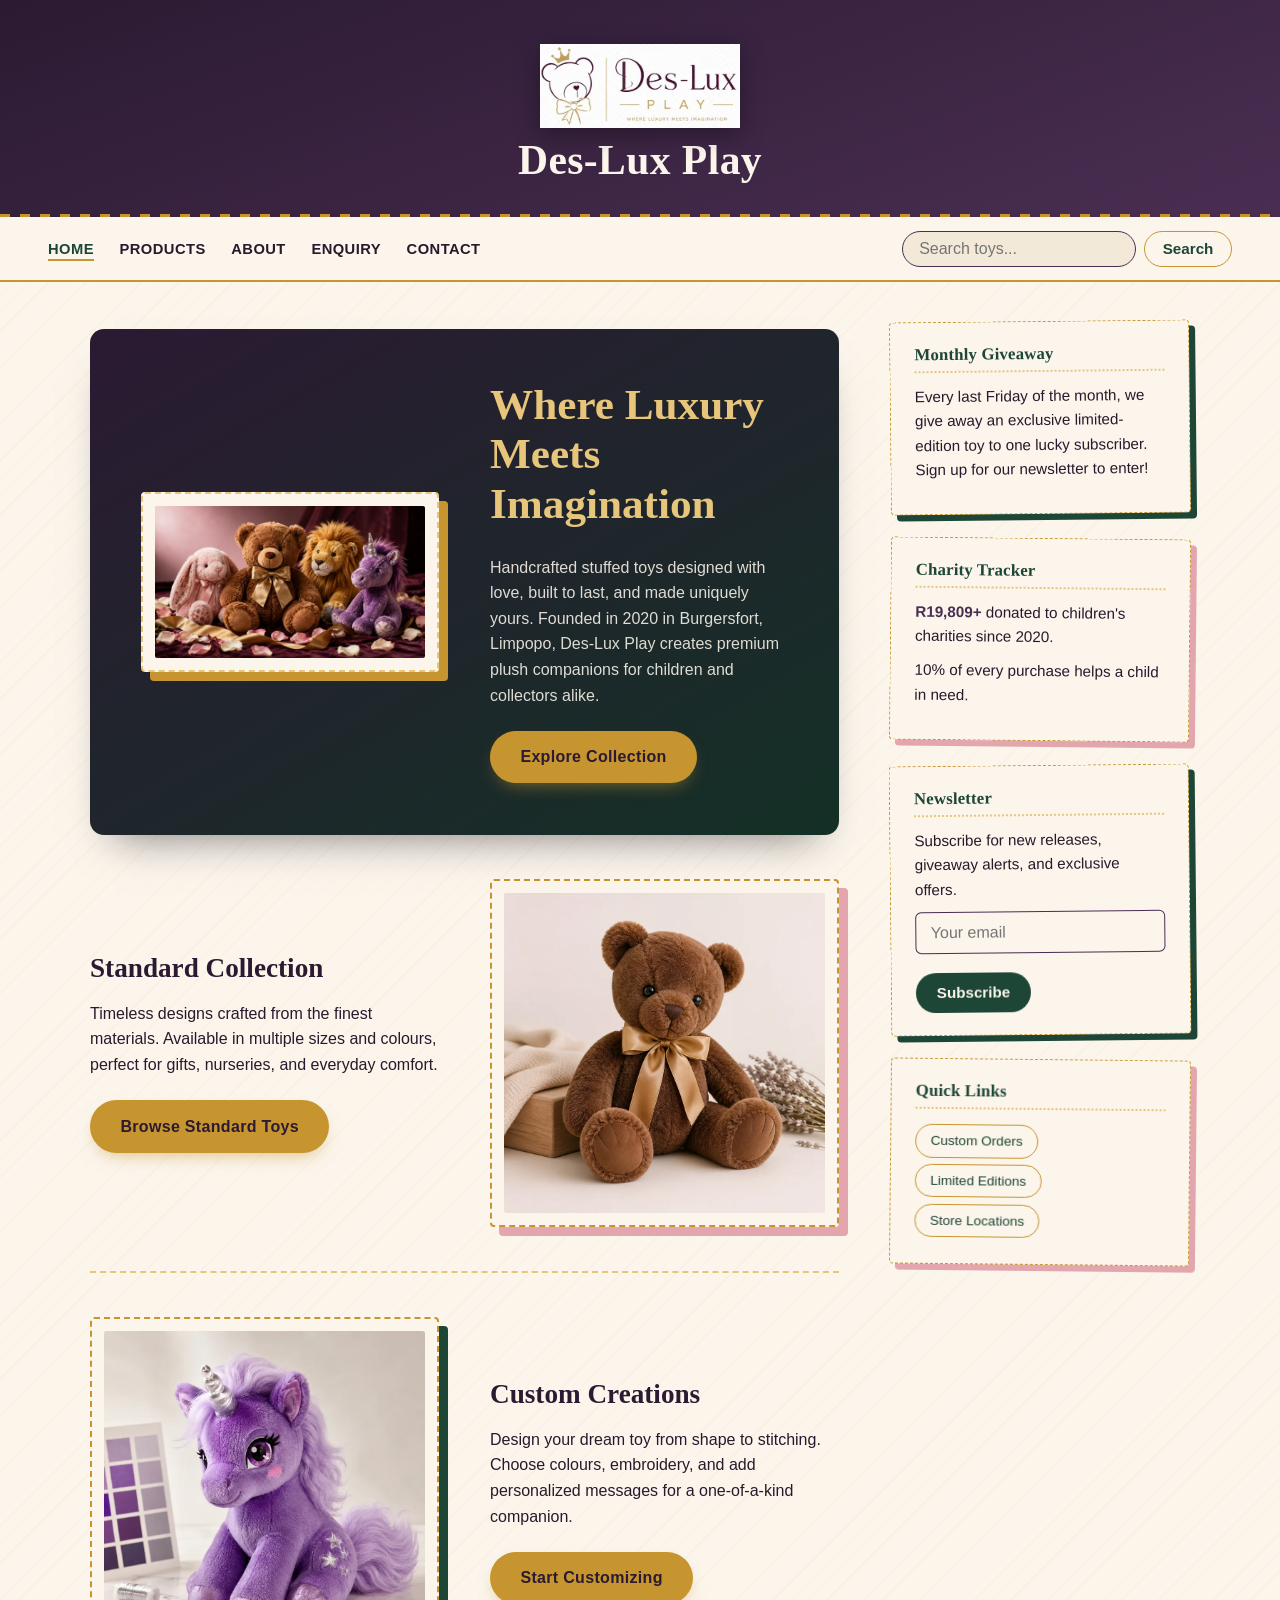
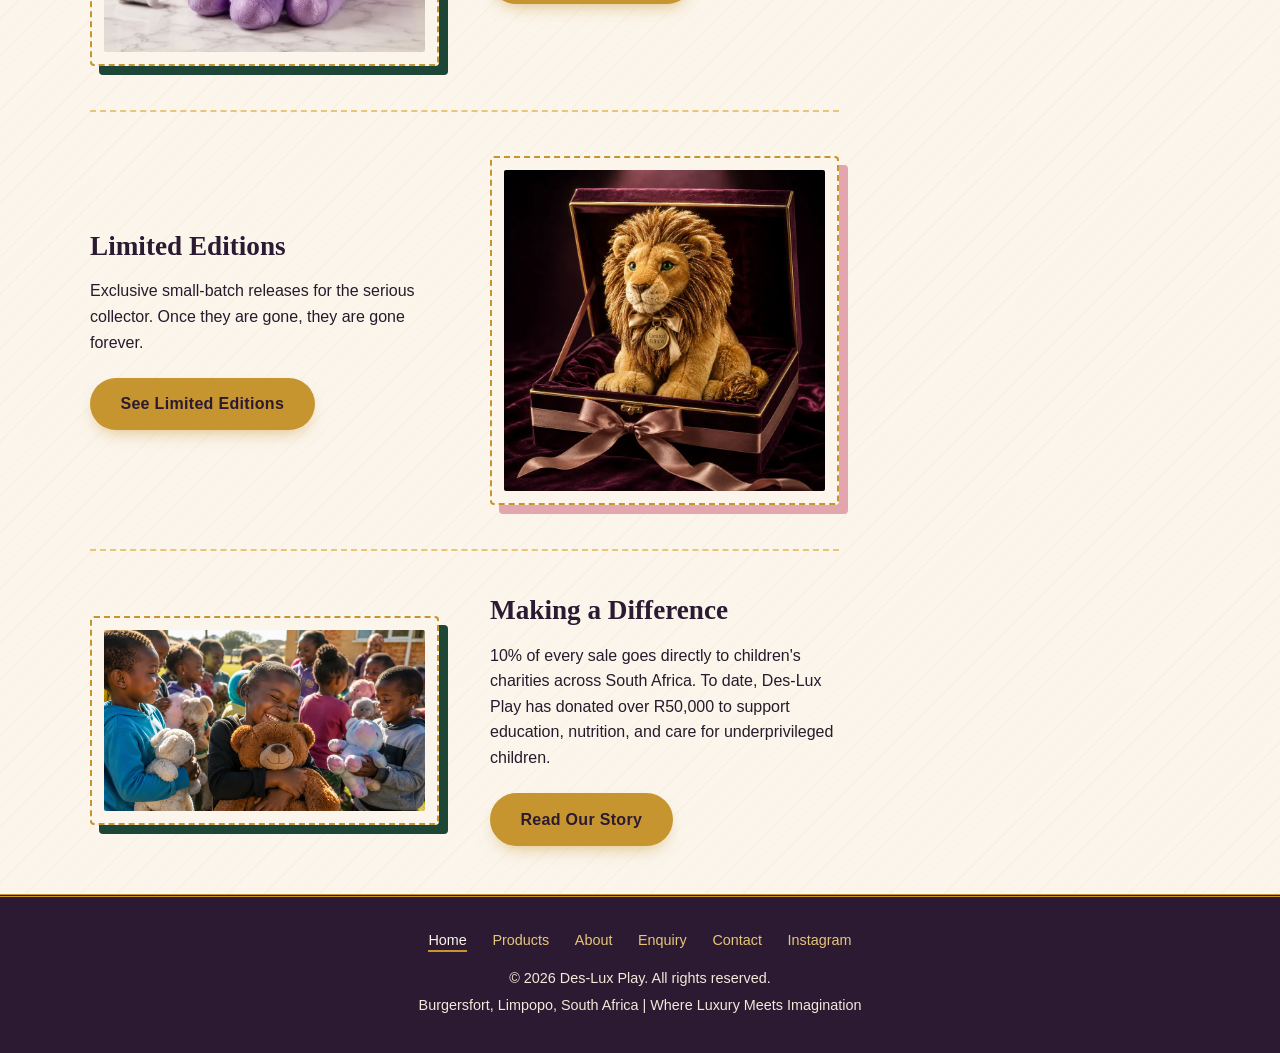
<file: ST10520701 SEKGOBELA MAKWALE DES-J PART3/3. HTML, CSS and Basics/index.html>
<!DOCTYPE html>
<!--
    ============================================================
    DES-LUX PLAY  |  index.html  (Home page)
    ------------------------------------------------------------
    Purpose : Landing page. Introduces the brand, previews the
              three collections, and highlights the charity work.
    Author  : Des-J Sekgobela
    Updated : October 2026 (Part 3)
    ============================================================
-->
<html lang="en-ZA">
<head>
    <meta charset="UTF-8">
    <meta name="viewport" content="width=device-width, initial-scale=1.0">

    <!-- ===== SEO: unique title (under 60 characters) and description (under 160) per page ===== -->
    <title>Des-Lux Play | Luxury Handmade Stuffed Toys in Limpopo</title>
    <meta name="description" content="Luxury handmade stuffed toys from Burgersfort, Limpopo. Shop standard, custom and limited-edition plush, with 10% of every sale given to children's charities.">
    <meta name="keywords" content="luxury stuffed toys South Africa, handmade teddy bear Limpopo, custom plush toys, limited edition plush, Des-Lux Play">
    <meta name="author" content="Des-J Sekgobela">
    <meta name="robots" content="index, follow">
    <link rel="canonical" href="https://makwaledes.github.io/ST10525701-SEKGOBELA-MAKWALE-DES-J-Part-2/">

    <!-- Open Graph and Twitter cards: the preview shown when the page is shared on social media -->
    <meta property="og:type" content="website">
    <meta property="og:site_name" content="Des-Lux Play">
    <meta property="og:locale" content="en_ZA">
    <meta property="og:title" content="Des-Lux Play | Luxury Handmade Stuffed Toys in Limpopo">
    <meta property="og:description" content="Luxury handmade stuffed toys from Burgersfort, Limpopo. Shop standard, custom and limited-edition plush, with 10% of every sale given to children's charities.">
    <meta property="og:url" content="https://makwaledes.github.io/ST10525701-SEKGOBELA-MAKWALE-DES-J-Part-2/">
    <meta property="og:image" content="https://makwaledes.github.io/ST10525701-SEKGOBELA-MAKWALE-DES-J-Part-2/images/luxury-handmade-stuffed-toys-hero.webp">
    <meta property="og:image:alt" content="Luxury stuffed toys arranged on a velvet surface">
    <meta name="twitter:card" content="summary_large_image">

    <!-- ===== Security: only the listed sources may load scripts, styles, images and send data ===== -->
    <meta http-equiv="Content-Security-Policy" content="default-src 'self'; script-src 'self'; style-src 'self' https://fonts.googleapis.com; font-src https://fonts.gstatic.com; img-src 'self' data:; connect-src 'self' https://formspree.io; object-src 'none'; base-uri 'self'; form-action 'self' https://formspree.io; frame-src 'none'">
    <meta name="referrer" content="strict-origin-when-cross-origin">

    <meta name="theme-color" content="#2B1A32">
    <link rel="icon" type="image/png" href="images/favicon.png">

    <!-- ===== Speed: connect to the font host early, then load fonts without blocking text ===== -->
    <link rel="preconnect" href="https://fonts.googleapis.com">
    <link rel="preconnect" href="https://fonts.gstatic.com" crossorigin>
    <link rel="stylesheet" href="https://fonts.googleapis.com/css2?family=Fraunces:ital,opsz,wght@0,9..144,400;0,9..144,500;0,9..144,600;0,9..144,700;1,9..144,500&family=Work+Sans:wght@400;500;600;700&display=swap">
    <link rel="stylesheet" href="css/style.css">

    <!-- The hero photograph is the largest thing on screen, so fetch it first -->
    <link rel="preload" as="image" href="images/luxury-handmade-stuffed-toys-hero.webp" type="image/webp">

    <!-- Structured data (schema.org) so search engines understand the business -->
    <script type="application/ld+json">
{
  "@context": "https://schema.org",
  "@graph": [
    {
      "@type": "Organization",
      "@id": "https://makwaledes.github.io/ST10525701-SEKGOBELA-MAKWALE-DES-J-Part-2/#organization",
      "name": "Des-Lux Play",
      "url": "https://makwaledes.github.io/ST10525701-SEKGOBELA-MAKWALE-DES-J-Part-2/",
      "logo": "https://makwaledes.github.io/ST10525701-SEKGOBELA-MAKWALE-DES-J-Part-2/images/des-lux-play-logo.webp",
      "description": "Handcrafted luxury stuffed toys made in Burgersfort, Limpopo, South Africa.",
      "foundingDate": "2020",
      "founder": {
        "@type": "Person",
        "name": "Des-J Sekgobela"
      },
      "address": {
        "@type": "PostalAddress",
        "addressLocality": "Burgersfort",
        "addressRegion": "Limpopo",
        "addressCountry": "ZA"
      },
      "sameAs": [
        "https://instagram.com/desluxplay"
      ]
    },
    {
      "@type": "WebSite",
      "@id": "https://makwaledes.github.io/ST10525701-SEKGOBELA-MAKWALE-DES-J-Part-2/#website",
      "url": "https://makwaledes.github.io/ST10525701-SEKGOBELA-MAKWALE-DES-J-Part-2/",
      "name": "Des-Lux Play",
      "publisher": {
        "@id": "https://makwaledes.github.io/ST10525701-SEKGOBELA-MAKWALE-DES-J-Part-2/#organization"
      },
      "potentialAction": {
        "@type": "SearchAction",
        "target": "https://makwaledes.github.io/ST10525701-SEKGOBELA-MAKWALE-DES-J-Part-2/products.html?q={search_term_string}",
        "query-input": "required name=search_term_string"
      }
    }
  ]
}
    </script>
</head>
<body>

    <!-- Keyboard shortcut: lets keyboard users jump past the nav straight to the content -->
    <a href="#main-content" class="skip-link">Skip to main content</a>

    <!-- ========== SITE HEADER : logo and brand name ========== -->
    <header>
        <div>
            <a href="index.html">
                <img src="images/des-lux-play-logo.webp" alt="Des-Lux Play logo, go to the home page" width="500" height="209">
            </a>
            <div class="site-title">Des-Lux Play</div>
        </div>
    </header>

    <!-- ========== MAIN NAVIGATION ==========
         aria-current="page" marks the link for the page you are already on.
         The search box is a real GET form: without JavaScript it opens
         products.html?q=your+words; on the products page it filters live.
    -->
    <nav aria-label="Main">
        <ul>
            <li><a href="index.html" aria-current="page">HOME</a></li>
            <li><a href="products.html">PRODUCTS</a></li>
            <li><a href="about.html">ABOUT</a></li>
            <li><a href="enquiry.html">ENQUIRY</a></li>
            <li><a href="contact.html">CONTACT</a></li>
        </ul>

        <form class="site-search" role="search" action="products.html" method="get">
            <input type="search" id="site-search" name="q" placeholder="Search toys..." aria-label="Search the toy catalogue" maxlength="60">
            <button type="submit">Search</button>
        </form>
    </nav>

    <!-- ========== PAGE BODY ==========
         .layout is the two-column CSS grid: <main> on the left,
         <aside> on the right. It collapses to one column on
         narrow screens.
    -->
    <div class="layout">

        <main id="main-content">

            <!-- ---------- HERO : main brand statement (the page's only <h1>) ---------- -->
            <section>
                <div>
                    <img src="images/luxury-handmade-stuffed-toys-hero.webp" alt="Luxury stuffed toys arranged on a velvet surface" width="1200" height="675" fetchpriority="high">
                </div>
                <div>
                    <h1>Where Luxury Meets Imagination</h1>
                    <p>Handcrafted stuffed toys designed with love, built to last, and made uniquely yours. Founded in 2020 in Burgersfort, Limpopo, Des-Lux Play creates premium plush companions for children and collectors alike.</p>
                    <a href="products.html">Explore Collection</a>
                </div>
            </section>

            <!-- ---------- COLLECTION 1 : Standard ---------- -->
            <section>
                <div>
                    <img src="images/standard-collection-chestnut-teddy-bear.webp" alt="Classic chestnut brown teddy bear with a satin gold bow" width="900" height="900" loading="lazy">
                </div>
                <div>
                    <h2>Standard Collection</h2>
                    <p>Timeless designs crafted from the finest materials. Available in multiple sizes and colours, perfect for gifts, nurseries, and everyday comfort.</p>
                    <a href="products.html?category=standard">Browse Standard Toys</a>
                </div>
            </section>

            <!-- ---------- COLLECTION 2 : Custom ---------- -->
            <section>
                <div>
                    <img src="images/custom-purple-unicorn-plush.webp" alt="Vibrant customized purple unicorn stuffed toy" width="900" height="900" loading="lazy">
                </div>
                <div>
                    <h2>Custom Creations</h2>
                    <p>Design your dream toy from shape to stitching. Choose colours, embroidery, and add personalized messages for a one-of-a-kind companion.</p>
                    <a href="enquiry.html">Start Customizing</a>
                </div>
            </section>

            <!-- ---------- COLLECTION 3 : Limited editions ---------- -->
            <section>
                <div>
                    <img src="images/limited-edition-golden-lion-plush.webp" alt="Exclusive golden lion stuffed toy in luxury packaging" width="900" height="900" loading="lazy">
                </div>
                <div>
                    <h2>Limited Editions</h2>
                    <p>Exclusive small-batch releases for the serious collector. Once they are gone, they are gone forever.</p>
                    <a href="products.html?category=limited">See Limited Editions</a>
                </div>
            </section>

            <!-- ---------- CHARITY : 10% pledge ---------- -->
            <section>
                <div>
                    <img src="images/des-lux-play-charity-donation-children.webp" alt="Children smiling while receiving donated stuffed toys at a charity event" width="1200" height="675" loading="lazy">
                </div>
                <div>
                    <h2>Making a Difference</h2>
                    <p>10% of every sale goes directly to children's charities across South Africa. To date, Des-Lux Play has donated over R50,000 to support education, nutrition, and care for underprivileged children.</p>
                    <a href="about.html">Read Our Story</a>
                </div>
            </section>
        </main>

        <!-- ========== SIDEBAR : secondary content ========== -->
        <aside>
            <div>
                <h3>Monthly Giveaway</h3>
                <p>Every last Friday of the month, we give away an exclusive limited-edition toy to one lucky subscriber. Sign up for our newsletter to enter!</p>
            </div>

            <!-- The number counts up when it scrolls into view (js/site.js);
                 the real value is already in the HTML. -->
            <div>
                <h3>Charity Tracker</h3>
                <p><strong class="count-up" data-count-to="50000" data-prefix="R" data-suffix="+">R50,000+</strong> donated to children's charities since 2020.</p>
                <p>10% of every purchase helps a child in need.</p>
            </div>

            <!-- Newsletter signup. Validated here and sent by AJAX (see js/site.js). -->
            <div>
                <h3>Newsletter</h3>
                <p>Subscribe for new releases, giveaway alerts, and exclusive offers.</p>
                <form id="newsletterForm" action="https://formspree.io/f/YOUR_FORM_ID" method="POST">
                    <input type="hidden" name="form_name" value="newsletter">
                    <label for="news-email" class="visually-hidden">Email address for newsletter</label>
                    <input type="email" id="news-email" name="email" placeholder="Your email" autocomplete="email" required>
                    <!-- Honeypot: hidden from people, bots fill it in and are ignored -->
                    <div class="hp" aria-hidden="true"><label for="news-hp">Leave this empty</label><input type="text" id="news-hp" name="_gotcha" tabindex="-1" autocomplete="off"></div>
                    <button type="submit">Subscribe</button>
                    <p class="form-status" role="status" aria-live="polite"></p>
                </form>
            </div>

            <div>
                <h3>Quick Links</h3>
                <ul>
                    <li><a href="enquiry.html">Custom Orders</a></li>
                    <li><a href="products.html?category=limited">Limited Editions</a></li>
                    <li><a href="contact.html">Store Locations</a></li>
                </ul>
            </div>
        </aside>

    </div>


    <!-- ========== SITE FOOTER : repeated on every page ========== -->
    <footer>
        <nav aria-label="Footer">
            <ul>
                <li><a href="index.html" aria-current="page">Home</a></li>
                <li><a href="products.html">Products</a></li>
                <li><a href="about.html">About</a></li>
                <li><a href="enquiry.html">Enquiry</a></li>
                <li><a href="contact.html">Contact</a></li>
                <li><a href="https://instagram.com/desluxplay" target="_blank" rel="noopener">Instagram</a></li>
            </ul>
        </nav>
        <p>&copy; 2026 Des-Lux Play. All rights reserved.</p>
        <p>Burgersfort, Limpopo, South Africa | Where Luxury Meets Imagination</p>
    </footer>

    <!-- ========== SCRIPTS: config first, then shared behaviour, then page-specific code ========== -->
    <script src="js/config.js"></script>
    <script src="js/site.js" defer></script>

</body>
</html>
</file>
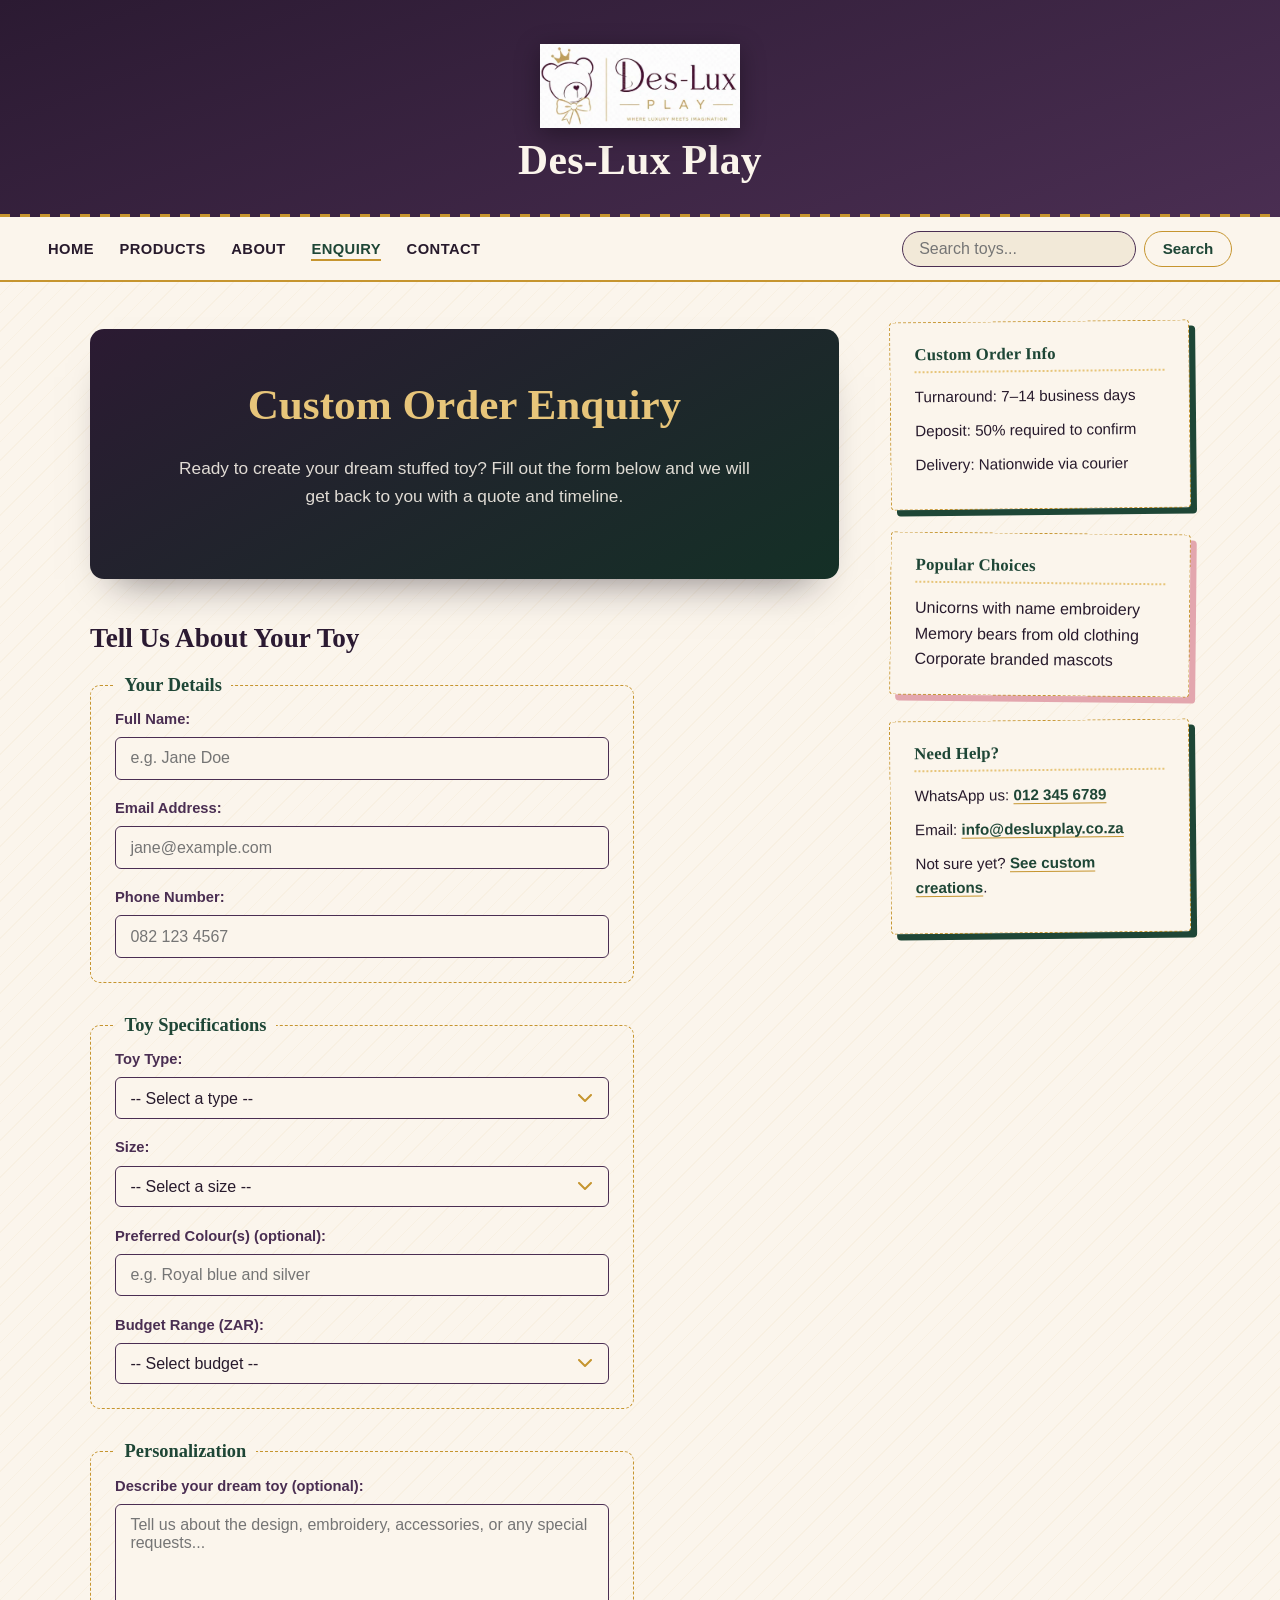
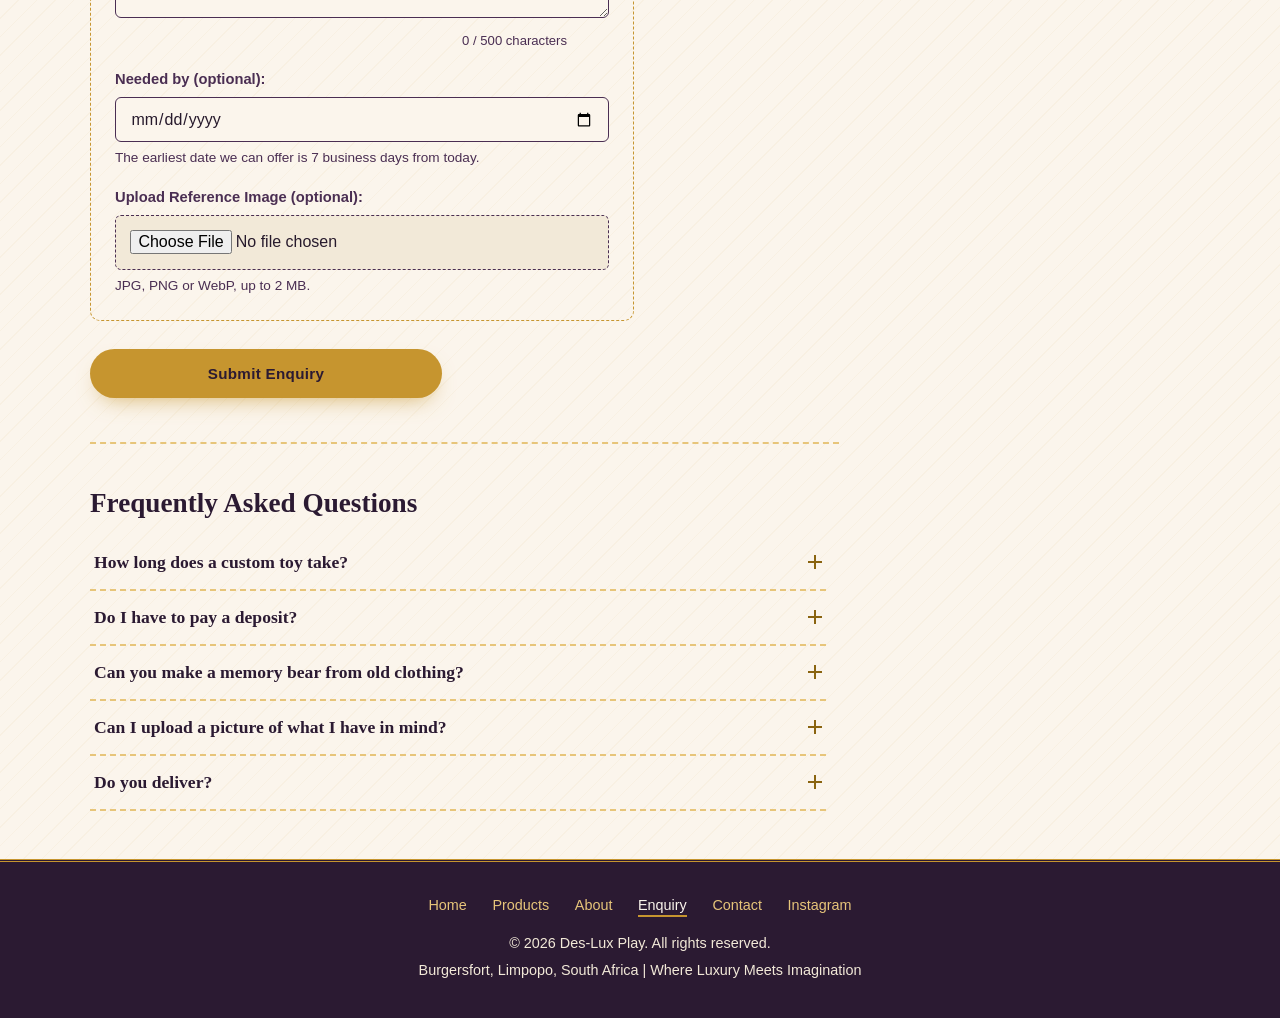
<file: ST10520701 SEKGOBELA MAKWALE DES-J PART3/3. HTML, CSS and Basics/enquiry.html>
<!DOCTYPE html>
<!--
    ============================================================
    DES-LUX PLAY  |  enquiry.html  (Enquiry page)
    ------------------------------------------------------------
    Purpose : Custom-order enquiry form with validation, an instant
              estimate, and an FAQ accordion.
    Author  : Des-J Sekgobela
    Updated : October 2026 (Part 3)
    ============================================================
-->
<html lang="en-ZA">
<head>
    <meta charset="UTF-8">
    <meta name="viewport" content="width=device-width, initial-scale=1.0">

    <!-- ===== SEO: unique title (under 60 characters) and description (under 160) per page ===== -->
    <title>Custom Stuffed Toy Enquiry & Quote | Des-Lux Play</title>
    <meta name="description" content="Design your own custom plush toy. Tell us the animal, size, colours and budget for an instant estimate. Made in 7-14 business days, delivered nationwide.">
    <meta name="keywords" content="custom stuffed toy quote, personalised plush South Africa, memory bear from old clothes, custom teddy bear order, embroidered name toy">
    <meta name="author" content="Des-J Sekgobela">
    <meta name="robots" content="index, follow">
    <link rel="canonical" href="https://makwaledes.github.io/ST10525701-SEKGOBELA-MAKWALE-DES-J-Part-2/enquiry.html">

    <!-- Open Graph and Twitter cards: the preview shown when the page is shared on social media -->
    <meta property="og:type" content="website">
    <meta property="og:site_name" content="Des-Lux Play">
    <meta property="og:locale" content="en_ZA">
    <meta property="og:title" content="Custom Stuffed Toy Enquiry & Quote | Des-Lux Play">
    <meta property="og:description" content="Design your own custom plush toy. Tell us the animal, size, colours and budget for an instant estimate. Made in 7-14 business days, delivered nationwide.">
    <meta property="og:url" content="https://makwaledes.github.io/ST10525701-SEKGOBELA-MAKWALE-DES-J-Part-2/enquiry.html">
    <meta property="og:image" content="https://makwaledes.github.io/ST10525701-SEKGOBELA-MAKWALE-DES-J-Part-2/images/luxury-handmade-stuffed-toys-hero.webp">
    <meta property="og:image:alt" content="Luxury stuffed toys arranged on a velvet surface">
    <meta name="twitter:card" content="summary_large_image">

    <!-- ===== Security: only the listed sources may load scripts, styles, images and send data ===== -->
    <meta http-equiv="Content-Security-Policy" content="default-src 'self'; script-src 'self'; style-src 'self' https://fonts.googleapis.com; font-src https://fonts.gstatic.com; img-src 'self' data:; connect-src 'self' https://formspree.io; object-src 'none'; base-uri 'self'; form-action 'self' https://formspree.io; frame-src 'none'">
    <meta name="referrer" content="strict-origin-when-cross-origin">

    <meta name="theme-color" content="#2B1A32">
    <link rel="icon" type="image/png" href="images/favicon.png">

    <!-- ===== Speed: connect to the font host early, then load fonts without blocking text ===== -->
    <link rel="preconnect" href="https://fonts.googleapis.com">
    <link rel="preconnect" href="https://fonts.gstatic.com" crossorigin>
    <link rel="stylesheet" href="https://fonts.googleapis.com/css2?family=Fraunces:ital,opsz,wght@0,9..144,400;0,9..144,500;0,9..144,600;0,9..144,700;1,9..144,500&family=Work+Sans:wght@400;500;600;700&display=swap">
    <link rel="stylesheet" href="css/style.css">

    <!-- Structured data (schema.org) so search engines understand the business -->
    <script type="application/ld+json">
{
  "@context": "https://schema.org",
  "@type": "FAQPage",
  "mainEntity": [
    {
      "@type": "Question",
      "name": "How long does a custom toy take?",
      "acceptedAnswer": {
        "@type": "Answer",
        "text": "Custom toys take 7-14 business days. If you need yours by a particular date, add it to the form and we will confirm whether it is possible."
      }
    },
    {
      "@type": "Question",
      "name": "Do I have to pay a deposit?",
      "acceptedAnswer": {
        "@type": "Answer",
        "text": "Yes. A 50% deposit confirms your custom order, and the balance is due before delivery."
      }
    },
    {
      "@type": "Question",
      "name": "Can you make a memory bear from old clothing?",
      "acceptedAnswer": {
        "@type": "Answer",
        "text": "Yes. Memory bears are one of our most popular custom orders. Mention the garment in your description and we will talk you through the options."
      }
    },
    {
      "@type": "Question",
      "name": "Can I upload a picture of what I have in mind?",
      "acceptedAnswer": {
        "@type": "Answer",
        "text": "Yes. The form accepts one reference image (JPG, PNG or WebP, up to 2 MB). Sketches and photos both work."
      }
    },
    {
      "@type": "Question",
      "name": "Do you deliver?",
      "acceptedAnswer": {
        "@type": "Answer",
        "text": "We deliver nationwide by courier."
      }
    }
  ]
}
    </script>
</head>
<body>

    <!-- Keyboard shortcut: lets keyboard users jump past the nav straight to the content -->
    <a href="#main-content" class="skip-link">Skip to main content</a>

    <!-- ========== SITE HEADER : logo and brand name ========== -->
    <header>
        <div>
            <a href="index.html">
                <img src="images/des-lux-play-logo.webp" alt="Des-Lux Play logo, go to the home page" width="500" height="209">
            </a>
            <div class="site-title">Des-Lux Play</div>
        </div>
    </header>

    <!-- ========== MAIN NAVIGATION ==========
         aria-current="page" marks the link for the page you are already on.
         The search box is a real GET form: without JavaScript it opens
         products.html?q=your+words; on the products page it filters live.
    -->
    <nav aria-label="Main">
        <ul>
            <li><a href="index.html">HOME</a></li>
            <li><a href="products.html">PRODUCTS</a></li>
            <li><a href="about.html">ABOUT</a></li>
            <li><a href="enquiry.html" aria-current="page">ENQUIRY</a></li>
            <li><a href="contact.html">CONTACT</a></li>
        </ul>

        <form class="site-search" role="search" action="products.html" method="get">
            <input type="search" id="site-search" name="q" placeholder="Search toys..." aria-label="Search the toy catalogue" maxlength="60">
            <button type="submit">Search</button>
        </form>
    </nav>

    <!-- ========== PAGE BODY (main + aside grid) ========== -->
    <div class="layout">

        <main id="main-content">

            <!-- ---------- PAGE BANNER ---------- -->
            <section>
                <h1>Custom Order Enquiry</h1>
                <p>Ready to create your dream stuffed toy? Fill out the form below and we will get back to you with a quote and timeline.</p>
            </section>

            <!-- ---------- ENQUIRY FORM ----------
                 Validated by js/forms.js and sent by AJAX. After a valid
                 submission the form is replaced by #enquiry-result, which
                 shows an estimate, the availability and an e-mail button.
                 enctype="multipart/form-data" is required because this form
                 uploads a file. Without it the reference image is never sent.
                 Without JavaScript the browser's own required/pattern checks
                 and a normal POST to the action URL still work.
            -->
            <section>
                <h2>Tell Us About Your Toy</h2>

                <div id="enquiry-result" class="result-panel" tabindex="-1" role="region" aria-labelledby="enquiry-result-title" hidden></div>

                <form action="https://formspree.io/f/YOUR_FORM_ID" method="POST" enctype="multipart/form-data" id="enquiryForm">
                    <input type="hidden" name="form_name" value="enquiry">
                    <input type="hidden" name="_subject" value="New custom toy enquiry">

                    <!-- Group 1: who is asking -->
                    <fieldset>
                        <legend>Your Details</legend>
                        <label for="enq-name">Full Name:</label>
                        <input type="text" id="enq-name" name="full_name" required minlength="2" maxlength="60" data-validate="name" autocomplete="name" placeholder="e.g. Jane Doe">

                        <label for="enq-email">Email Address:</label>
                        <input type="email" id="enq-email" name="email" required maxlength="100" data-validate="email" autocomplete="email" placeholder="jane@example.com">

                        <label for="enq-phone">Phone Number:</label>
                        <input type="tel" id="enq-phone" name="phone" required data-validate="phone" autocomplete="tel" inputmode="tel" placeholder="082 123 4567">
                    </fieldset>

                    <!-- Group 2: what they want made -->
                    <fieldset>
                        <legend>Toy Specifications</legend>
                        <label for="enq-type">Toy Type:</label>
                        <select id="enq-type" name="toy_type" required>
                            <!-- Empty value + required forces a real choice -->
                            <option value="">-- Select a type --</option>
                            <option value="bear">Bear</option>
                            <option value="bunny">Bunny</option>
                            <option value="unicorn">Unicorn</option>
                            <option value="dragon">Dragon</option>
                            <option value="other">Other (specify below)</option>
                        </select>

                        <label for="enq-size">Size:</label>
                        <select id="enq-size" name="size" required>
                            <option value="">-- Select a size --</option>
                            <option value="small">Small (15cm)</option>
                            <option value="medium">Medium (30cm)</option>
                            <option value="large">Large (50cm)</option>
                            <option value="xlarge">Extra Large (75cm)</option>
                        </select>

                        <label for="enq-colour">Preferred Colour(s) (optional):</label>
                        <input type="text" id="enq-colour" name="colours" maxlength="80" placeholder="e.g. Royal blue and silver">

                        <label for="enq-budget">Budget Range (ZAR):</label>
                        <select id="enq-budget" name="budget" required>
                            <option value="">-- Select budget --</option>
                            <option value="300-500">R300 &ndash; R500</option>
                            <option value="500-800">R500 &ndash; R800</option>
                            <option value="800-1200">R800 &ndash; R1,200</option>
                            <option value="1200+">R1,200+</option>
                        </select>
                    </fieldset>

                    <!-- Group 3: free-text brief, deadline and reference image -->
                    <fieldset>
                        <legend>Personalization</legend>
                        <label for="enq-message">Describe your dream toy (optional):</label>
                        <textarea id="enq-message" name="message" rows="5" maxlength="500" placeholder="Tell us about the design, embroidery, accessories, or any special requests..."></textarea>

                        <label for="enq-needed">Needed by (optional):</label>
                        <input type="date" id="enq-needed" name="needed_by" data-validate="date" aria-describedby="enq-needed-hint">
                        <p class="hint" id="enq-needed-hint">The earliest date we can offer is 7 business days from today.</p>

                        <label for="enq-file">Upload Reference Image (optional):</label>
                        <!-- accept="image/*" limits the file picker to image files -->
                        <input type="file" id="enq-file" name="reference_image" accept="image/*" aria-describedby="enq-file-hint">
                        <p class="hint" id="enq-file-hint">JPG, PNG or WebP, up to 2 MB.</p>
                    </fieldset>

                    <!-- Honeypot: hidden from people, bots fill it in and are ignored -->
                    <div class="hp" aria-hidden="true"><label for="enq-hp">Leave this empty</label><input type="text" id="enq-hp" name="_gotcha" tabindex="-1" autocomplete="off"></div>

                    <button type="submit">Submit Enquiry</button>
                    <p class="form-status" role="status" aria-live="polite"></p>
                </form>
            </section>

            <!-- ---------- FAQ : accordion (js/site.js) ---------- -->
            <section class="wide" aria-labelledby="faq-title">
                <h2 id="faq-title">Frequently Asked Questions</h2>
                <div class="accordion" data-accordion>
                    <div class="accordion-item">
                        <h3>
                            <button type="button" class="accordion-trigger" id="faq-t1" aria-expanded="false" aria-controls="faq-p1">
                                How long does a custom toy take?
                                <span class="accordion-icon" aria-hidden="true"></span>
                            </button>
                        </h3>
                        <div class="accordion-panel" id="faq-p1" role="region" aria-labelledby="faq-t1" inert>
                            <div><p>Custom toys take 7&ndash;14 business days. If you need yours by a particular date, add it to the form and we will confirm whether it is possible.</p></div>
                        </div>
                    </div>
                    <div class="accordion-item">
                        <h3>
                            <button type="button" class="accordion-trigger" id="faq-t2" aria-expanded="false" aria-controls="faq-p2">
                                Do I have to pay a deposit?
                                <span class="accordion-icon" aria-hidden="true"></span>
                            </button>
                        </h3>
                        <div class="accordion-panel" id="faq-p2" role="region" aria-labelledby="faq-t2" inert>
                            <div><p>Yes. A 50% deposit confirms your custom order, and the balance is due before delivery.</p></div>
                        </div>
                    </div>
                    <div class="accordion-item">
                        <h3>
                            <button type="button" class="accordion-trigger" id="faq-t3" aria-expanded="false" aria-controls="faq-p3">
                                Can you make a memory bear from old clothing?
                                <span class="accordion-icon" aria-hidden="true"></span>
                            </button>
                        </h3>
                        <div class="accordion-panel" id="faq-p3" role="region" aria-labelledby="faq-t3" inert>
                            <div><p>Yes. Memory bears are one of our most popular custom orders. Mention the garment in your description and we will talk you through the options.</p></div>
                        </div>
                    </div>
                    <div class="accordion-item">
                        <h3>
                            <button type="button" class="accordion-trigger" id="faq-t4" aria-expanded="false" aria-controls="faq-p4">
                                Can I upload a picture of what I have in mind?
                                <span class="accordion-icon" aria-hidden="true"></span>
                            </button>
                        </h3>
                        <div class="accordion-panel" id="faq-p4" role="region" aria-labelledby="faq-t4" inert>
                            <div><p>Yes. The form accepts one reference image (JPG, PNG or WebP, up to 2 MB). Sketches and photos both work.</p></div>
                        </div>
                    </div>
                    <div class="accordion-item">
                        <h3>
                            <button type="button" class="accordion-trigger" id="faq-t5" aria-expanded="false" aria-controls="faq-p5">
                                Do you deliver?
                                <span class="accordion-icon" aria-hidden="true"></span>
                            </button>
                        </h3>
                        <div class="accordion-panel" id="faq-p5" role="region" aria-labelledby="faq-t5" inert>
                            <div><p>We deliver nationwide by courier.</p></div>
                        </div>
                    </div>
                </div>
            </section>
        </main>

        <!-- ========== SIDEBAR : ordering info and help ========== -->
        <aside>
            <div>
                <h3>Custom Order Info</h3>
                <p>Turnaround: 7&ndash;14 business days</p>
                <p>Deposit: 50% required to confirm</p>
                <p>Delivery: Nationwide via courier</p>
            </div>
            <div>
                <h3>Popular Choices</h3>
                <ul>
                    <li>Unicorns with name embroidery</li>
                    <li>Memory bears from old clothing</li>
                    <li>Corporate branded mascots</li>
                </ul>
            </div>
            <!-- External links open in a new tab; rel="noopener" is a security safeguard -->
            <div>
                <h3>Need Help?</h3>
                <p>WhatsApp us: <a href="https://wa.me/27123456789" target="_blank" rel="noopener">012 345 6789</a></p>
                <p>Email: <a href="mailto:info@desluxplay.co.za">info@desluxplay.co.za</a></p>
                <p>Not sure yet? <a href="products.html?category=custom">See custom creations</a>.</p>
            </div>
        </aside>
    </div>


    <!-- ========== SITE FOOTER : repeated on every page ========== -->
    <footer>
        <nav aria-label="Footer">
            <ul>
                <li><a href="index.html">Home</a></li>
                <li><a href="products.html">Products</a></li>
                <li><a href="about.html">About</a></li>
                <li><a href="enquiry.html" aria-current="page">Enquiry</a></li>
                <li><a href="contact.html">Contact</a></li>
                <li><a href="https://instagram.com/desluxplay" target="_blank" rel="noopener">Instagram</a></li>
            </ul>
        </nav>
        <p>&copy; 2026 Des-Lux Play. All rights reserved.</p>
        <p>Burgersfort, Limpopo, South Africa | Where Luxury Meets Imagination</p>
    </footer>

    <!-- ========== SCRIPTS: config first, then shared behaviour, then page-specific code ========== -->
    <script src="js/config.js"></script>
    <script src="js/site.js" defer></script>
    <script src="js/forms.js" defer></script>

</body>
</html>
</file>
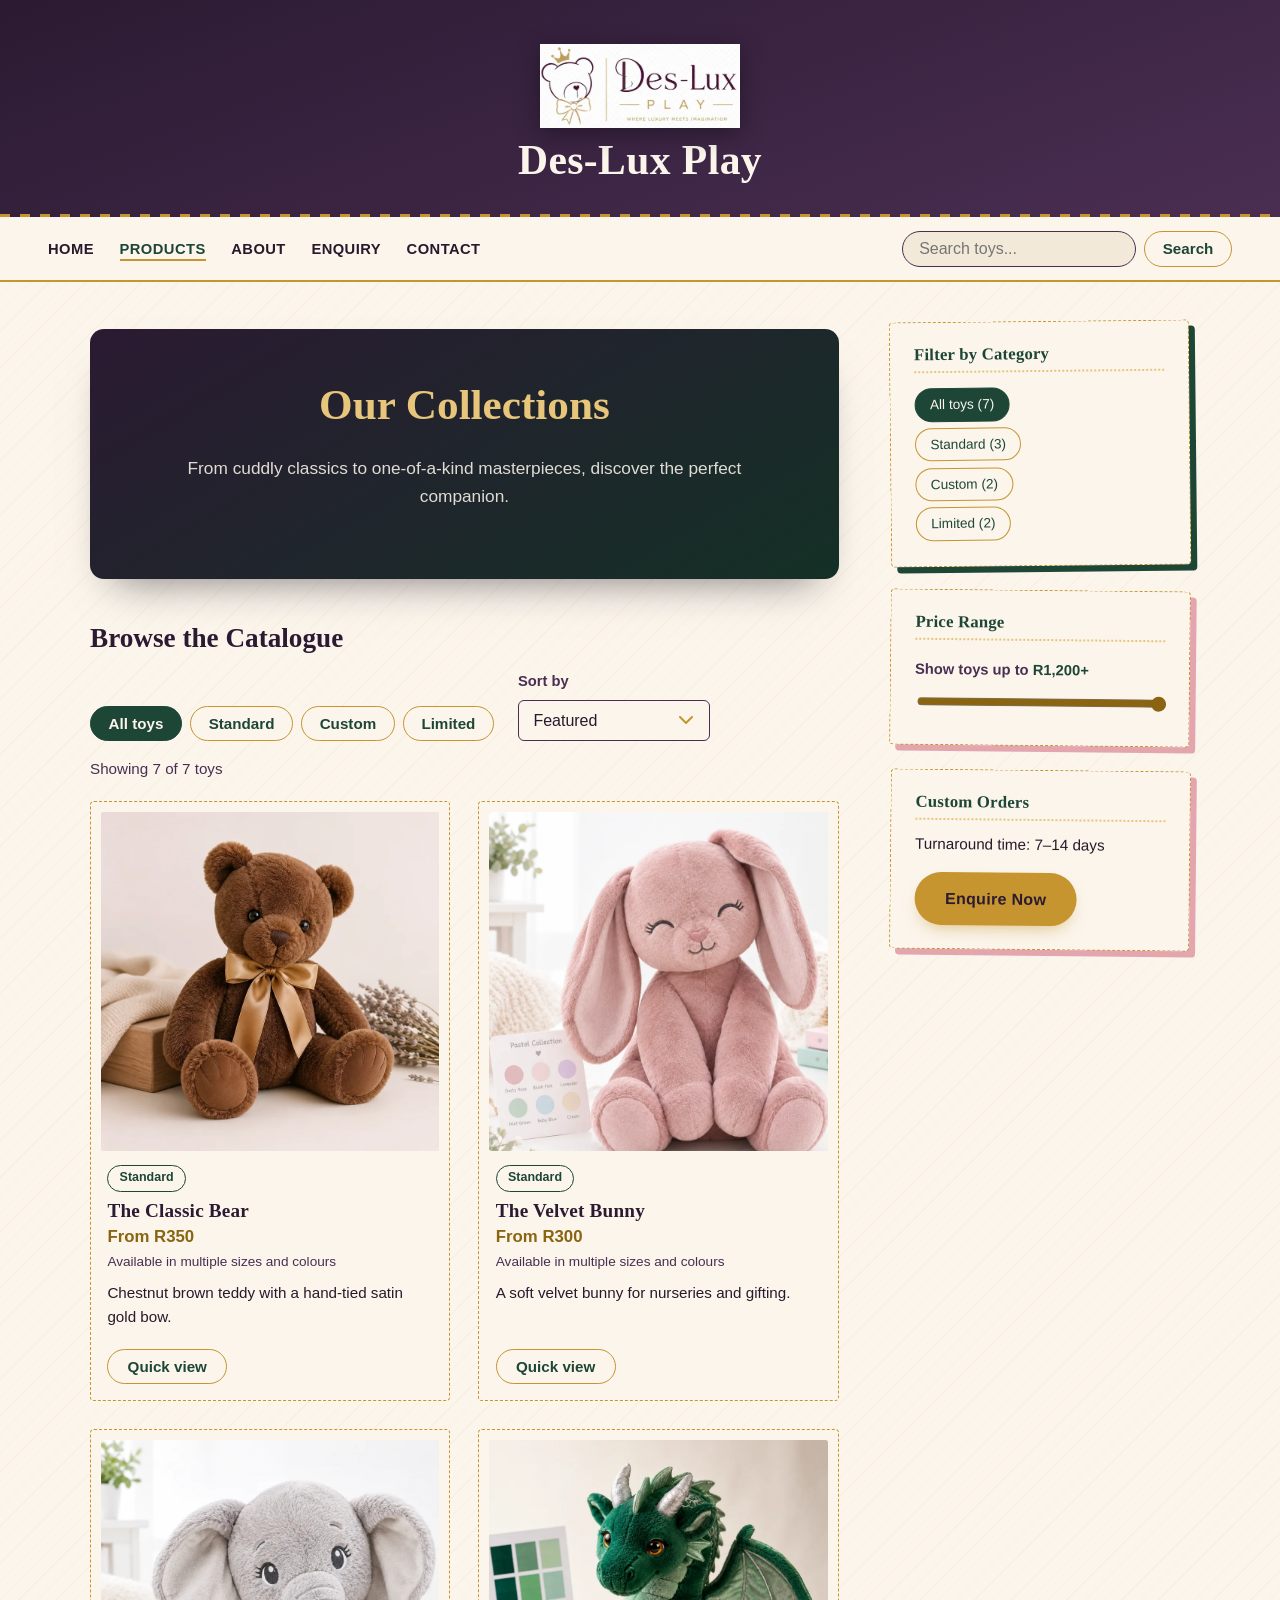
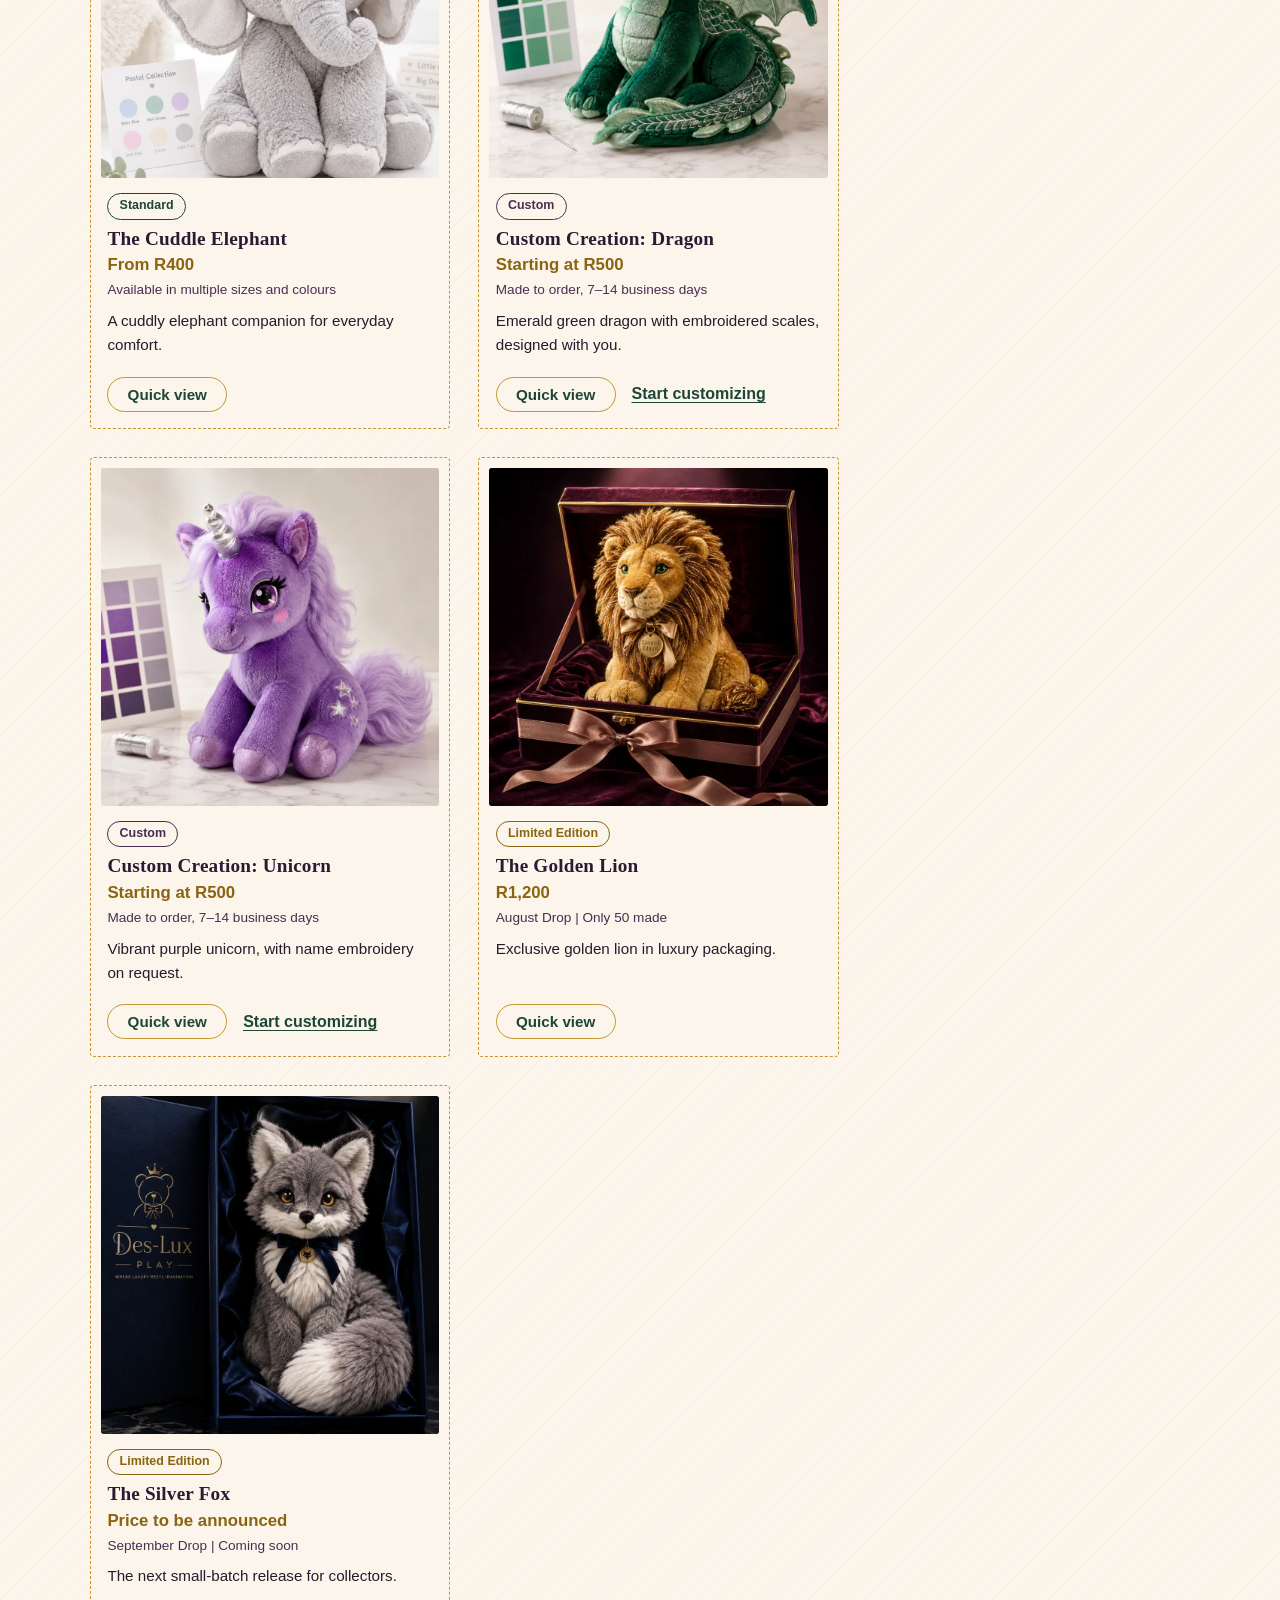
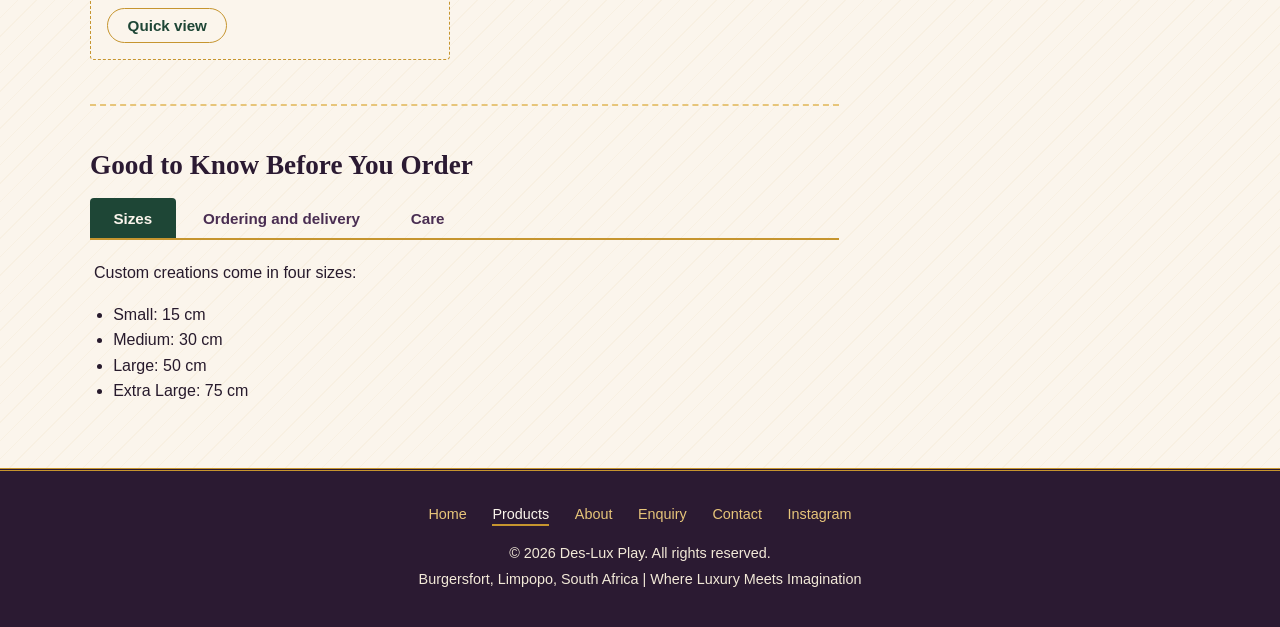
<file: ST10520701 SEKGOBELA MAKWALE DES-J PART3/3. HTML, CSS and Basics/products.html>
<!DOCTYPE html>
<!--
    ============================================================
    DES-LUX PLAY  |  products.html  (Products page)
    ------------------------------------------------------------
    Purpose : The full catalogue, built by JavaScript from
              js/products-data.js with search, filter and sort.
    Author  : Des-J Sekgobela
    Updated : October 2026 (Part 3)
    ============================================================
-->
<html lang="en-ZA">
<head>
    <meta charset="UTF-8">
    <meta name="viewport" content="width=device-width, initial-scale=1.0">

    <!-- ===== SEO: unique title (under 60 characters) and description (under 160) per page ===== -->
    <title>Luxury Plush Toys & Custom Teddies | Des-Lux Play</title>
    <meta name="description" content="Browse Des-Lux Play's handmade teddy bears, custom plush creations and limited-edition collectibles. Prices from R300, delivered nationwide across South Africa.">
    <meta name="keywords" content="buy luxury plush toys, custom teddy bear South Africa, limited edition stuffed toys, handmade plush Limpopo, personalised stuffed animal">
    <meta name="author" content="Des-J Sekgobela">
    <meta name="robots" content="index, follow">
    <link rel="canonical" href="https://makwaledes.github.io/ST10525701-SEKGOBELA-MAKWALE-DES-J-Part-2/products.html">

    <!-- Open Graph and Twitter cards: the preview shown when the page is shared on social media -->
    <meta property="og:type" content="website">
    <meta property="og:site_name" content="Des-Lux Play">
    <meta property="og:locale" content="en_ZA">
    <meta property="og:title" content="Luxury Plush Toys & Custom Teddies | Des-Lux Play">
    <meta property="og:description" content="Browse Des-Lux Play's handmade teddy bears, custom plush creations and limited-edition collectibles. Prices from R300, delivered nationwide across South Africa.">
    <meta property="og:url" content="https://makwaledes.github.io/ST10525701-SEKGOBELA-MAKWALE-DES-J-Part-2/products.html">
    <meta property="og:image" content="https://makwaledes.github.io/ST10525701-SEKGOBELA-MAKWALE-DES-J-Part-2/images/luxury-handmade-stuffed-toys-hero.webp">
    <meta property="og:image:alt" content="Luxury stuffed toys arranged on a velvet surface">
    <meta name="twitter:card" content="summary_large_image">

    <!-- ===== Security: only the listed sources may load scripts, styles, images and send data ===== -->
    <meta http-equiv="Content-Security-Policy" content="default-src 'self'; script-src 'self'; style-src 'self' https://fonts.googleapis.com; font-src https://fonts.gstatic.com; img-src 'self' data:; connect-src 'self' https://formspree.io; object-src 'none'; base-uri 'self'; form-action 'self' https://formspree.io; frame-src 'none'">
    <meta name="referrer" content="strict-origin-when-cross-origin">

    <meta name="theme-color" content="#2B1A32">
    <link rel="icon" type="image/png" href="images/favicon.png">

    <!-- ===== Speed: connect to the font host early, then load fonts without blocking text ===== -->
    <link rel="preconnect" href="https://fonts.googleapis.com">
    <link rel="preconnect" href="https://fonts.gstatic.com" crossorigin>
    <link rel="stylesheet" href="https://fonts.googleapis.com/css2?family=Fraunces:ital,opsz,wght@0,9..144,400;0,9..144,500;0,9..144,600;0,9..144,700;1,9..144,500&family=Work+Sans:wght@400;500;600;700&display=swap">
    <link rel="stylesheet" href="css/style.css">

    <!-- Structured data (schema.org) so search engines understand the business -->
    <script type="application/ld+json">
{
  "@context": "https://schema.org",
  "@type": "ItemList",
  "name": "Des-Lux Play catalogue",
  "itemListElement": [
    {
      "@type": "ListItem",
      "position": 1,
      "item": {
        "@type": "Product",
        "name": "The Classic Bear",
        "description": "A timeless teddy bear crafted from the finest materials. Perfect for gifts, nurseries and everyday comfort.",
        "brand": {
          "@type": "Brand",
          "name": "Des-Lux Play"
        },
        "image": "https://makwaledes.github.io/ST10525701-SEKGOBELA-MAKWALE-DES-J-Part-2/images/standard-collection-chestnut-teddy-bear.webp",
        "offers": {
          "@type": "Offer",
          "priceCurrency": "ZAR",
          "price": "350",
          "availability": "https://schema.org/InStock",
          "url": "https://makwaledes.github.io/ST10525701-SEKGOBELA-MAKWALE-DES-J-Part-2/products.html"
        }
      }
    },
    {
      "@type": "ListItem",
      "position": 2,
      "item": {
        "@type": "Product",
        "name": "The Velvet Bunny",
        "description": "Beautifully designed and available in multiple sizes and colours. Perfect for gifts, nurseries and everyday comfort.",
        "brand": {
          "@type": "Brand",
          "name": "Des-Lux Play"
        },
        "image": "https://makwaledes.github.io/ST10525701-SEKGOBELA-MAKWALE-DES-J-Part-2/images/velvet-bunny-pastel-pink-plush.webp",
        "offers": {
          "@type": "Offer",
          "priceCurrency": "ZAR",
          "price": "300",
          "availability": "https://schema.org/InStock",
          "url": "https://makwaledes.github.io/ST10525701-SEKGOBELA-MAKWALE-DES-J-Part-2/products.html"
        }
      }
    },
    {
      "@type": "ListItem",
      "position": 3,
      "item": {
        "@type": "Product",
        "name": "The Cuddle Elephant",
        "description": "Beautifully designed and available in multiple sizes and colours. Perfect for gifts, nurseries and everyday comfort.",
        "brand": {
          "@type": "Brand",
          "name": "Des-Lux Play"
        },
        "image": "https://makwaledes.github.io/ST10525701-SEKGOBELA-MAKWALE-DES-J-Part-2/images/cuddle-elephant-grey-plush.webp",
        "offers": {
          "@type": "Offer",
          "priceCurrency": "ZAR",
          "price": "400",
          "availability": "https://schema.org/InStock",
          "url": "https://makwaledes.github.io/ST10525701-SEKGOBELA-MAKWALE-DES-J-Part-2/products.html"
        }
      }
    },
    {
      "@type": "ListItem",
      "position": 4,
      "item": {
        "@type": "Product",
        "name": "Custom Creation: Dragon",
        "description": "Have a specific character in mind? Work with us to bring your imagination to life. Choose the animal, colours, size, embroidery, and add a personalized message.",
        "brand": {
          "@type": "Brand",
          "name": "Des-Lux Play"
        },
        "image": "https://makwaledes.github.io/ST10525701-SEKGOBELA-MAKWALE-DES-J-Part-2/images/custom-emerald-dragon-plush.webp",
        "offers": {
          "@type": "Offer",
          "priceCurrency": "ZAR",
          "price": "500",
          "availability": "https://schema.org/InStock",
          "url": "https://makwaledes.github.io/ST10525701-SEKGOBELA-MAKWALE-DES-J-Part-2/products.html"
        }
      }
    },
    {
      "@type": "ListItem",
      "position": 5,
      "item": {
        "@type": "Product",
        "name": "Custom Creation: Unicorn",
        "description": "Design your dream toy from shape to stitching. Choose colours, embroidery, and add personalized messages for a one-of-a-kind companion.",
        "brand": {
          "@type": "Brand",
          "name": "Des-Lux Play"
        },
        "image": "https://makwaledes.github.io/ST10525701-SEKGOBELA-MAKWALE-DES-J-Part-2/images/custom-purple-unicorn-plush.webp",
        "offers": {
          "@type": "Offer",
          "priceCurrency": "ZAR",
          "price": "500",
          "availability": "https://schema.org/InStock",
          "url": "https://makwaledes.github.io/ST10525701-SEKGOBELA-MAKWALE-DES-J-Part-2/products.html"
        }
      }
    },
    {
      "@type": "ListItem",
      "position": 6,
      "item": {
        "@type": "Product",
        "name": "The Golden Lion",
        "description": "A small-batch release for the serious collector. Once they are gone, they are gone forever.",
        "brand": {
          "@type": "Brand",
          "name": "Des-Lux Play"
        },
        "image": "https://makwaledes.github.io/ST10525701-SEKGOBELA-MAKWALE-DES-J-Part-2/images/limited-edition-golden-lion-plush.webp",
        "offers": {
          "@type": "Offer",
          "priceCurrency": "ZAR",
          "price": "1200",
          "availability": "https://schema.org/InStock",
          "url": "https://makwaledes.github.io/ST10525701-SEKGOBELA-MAKWALE-DES-J-Part-2/products.html"
        }
      }
    },
    {
      "@type": "ListItem",
      "position": 7,
      "item": {
        "@type": "Product",
        "name": "The Silver Fox",
        "description": "Small-batch releases are available for a limited time only. Once they are gone, they are gone forever.",
        "brand": {
          "@type": "Brand",
          "name": "Des-Lux Play"
        },
        "image": "https://makwaledes.github.io/ST10525701-SEKGOBELA-MAKWALE-DES-J-Part-2/images/silver-fox-limited-edition-plush.webp"
      }
    }
  ]
}
    </script>
</head>
<body>

    <!-- Keyboard shortcut: lets keyboard users jump past the nav straight to the content -->
    <a href="#main-content" class="skip-link">Skip to main content</a>

    <!-- ========== SITE HEADER : logo and brand name ========== -->
    <header>
        <div>
            <a href="index.html">
                <img src="images/des-lux-play-logo.webp" alt="Des-Lux Play logo, go to the home page" width="500" height="209">
            </a>
            <div class="site-title">Des-Lux Play</div>
        </div>
    </header>

    <!-- ========== MAIN NAVIGATION ==========
         aria-current="page" marks the link for the page you are already on.
         The search box is a real GET form: without JavaScript it opens
         products.html?q=your+words; on the products page it filters live.
    -->
    <nav aria-label="Main">
        <ul>
            <li><a href="index.html">HOME</a></li>
            <li><a href="products.html" aria-current="page">PRODUCTS</a></li>
            <li><a href="about.html">ABOUT</a></li>
            <li><a href="enquiry.html">ENQUIRY</a></li>
            <li><a href="contact.html">CONTACT</a></li>
        </ul>

        <form class="site-search" role="search" action="products.html" method="get">
            <input type="search" id="site-search" name="q" placeholder="Search toys..." aria-label="Search the toy catalogue" maxlength="60">
            <button type="submit">Search</button>
        </form>
    </nav>

    <!-- ========== PAGE BODY (main + aside grid) ========== -->
    <div class="layout">

        <main id="main-content">

            <!-- ---------- PAGE BANNER ---------- -->
            <section>
                <h1>Our Collections</h1>
                <p>From cuddly classics to one-of-a-kind masterpieces, discover the perfect companion.</p>
            </section>

            <!-- ---------- CATALOGUE ----------
                 #product-grid is filled by js/products.js from js/products-data.js.
                 class="wide" opts this section out of the Part 2 image-pair layout.
            -->
            <section class="wide" aria-labelledby="catalogue-title">
                <h2 id="catalogue-title">Browse the Catalogue</h2>

                <div class="toolbar">
                    <div class="chips" role="group" aria-label="Filter by category">
                        <button type="button" class="chip" data-category="all" aria-pressed="true">All toys</button>
                        <button type="button" class="chip" data-category="standard" aria-pressed="false">Standard</button>
                        <button type="button" class="chip" data-category="custom" aria-pressed="false">Custom</button>
                        <button type="button" class="chip" data-category="limited" aria-pressed="false">Limited</button>
                    </div>
                    <div class="field">
                        <label for="sort-by">Sort by</label>
                        <select id="sort-by">
                            <option value="featured">Featured</option>
                            <option value="price-asc">Price: low to high</option>
                            <option value="price-desc">Price: high to low</option>
                            <option value="name">Name: A to Z</option>
                        </select>
                    </div>
                </div>

                <div class="result-line">
                    <p id="result-count" role="status" aria-live="polite">Showing 7 of 7 toys</p>
                    <button type="button" class="link-button" id="clear-filters" hidden>Clear filters</button>
                </div>

                <div class="product-grid" id="product-grid">
                    <noscript>
                        <p>JavaScript is switched off, so here is the plain list. Turn it on to search, filter and sort.</p>
                        <ul>
                            <li><strong>The Classic Bear</strong>, From R350. Chestnut brown teddy with a hand-tied satin gold bow.</li>
                            <li><strong>The Velvet Bunny</strong>, From R300. A soft velvet bunny for nurseries and gifting.</li>
                            <li><strong>The Cuddle Elephant</strong>, From R400. A cuddly elephant companion for everyday comfort.</li>
                            <li><strong>Custom Creation: Dragon</strong>, Starting at R500. Emerald green dragon with embroidered scales, designed with you.</li>
                            <li><strong>Custom Creation: Unicorn</strong>, Starting at R500. Vibrant purple unicorn, with name embroidery on request.</li>
                            <li><strong>The Golden Lion</strong>, R1,200. Exclusive golden lion in luxury packaging.</li>
                            <li><strong>The Silver Fox</strong>, Price to be announced. The next small-batch release for collectors.</li>
                        </ul>
                    </noscript>
                </div>
            </section>

            <!-- ---------- GOOD TO KNOW : tabs ---------- -->
            <section class="wide" aria-labelledby="know-title">
                <h2 id="know-title">Good to Know Before You Order</h2>
                <div data-tabs>
                    <div role="tablist" aria-label="Ordering information">
                        <button type="button" role="tab" id="tab-sizes" aria-controls="panel-sizes" aria-selected="true">Sizes</button>
                        <button type="button" role="tab" id="tab-ordering" aria-controls="panel-ordering" aria-selected="false" tabindex="-1">Ordering and delivery</button>
                        <button type="button" role="tab" id="tab-care" aria-controls="panel-care" aria-selected="false" tabindex="-1">Care</button>
                    </div>
                    <div role="tabpanel" id="panel-sizes" aria-labelledby="tab-sizes" tabindex="0">
                        <p>Custom creations come in four sizes:</p>
                        <ul>
                            <li>Small: 15 cm</li>
                            <li>Medium: 30 cm</li>
                            <li>Large: 50 cm</li>
                            <li>Extra Large: 75 cm</li>
                        </ul>
                    </div>
                    <div role="tabpanel" id="panel-ordering" aria-labelledby="tab-ordering" tabindex="0" hidden>
                        <ul>
                            <li>Custom order turnaround: 7&ndash;14 business days.</li>
                            <li>A 50% deposit is required to confirm a custom order.</li>
                            <li>We deliver nationwide by courier.</li>
                        </ul>
                        <p>Ready to start? <a href="enquiry.html">Send a custom order enquiry</a>.</p>
                    </div>
                    <div role="tabpanel" id="panel-care" aria-labelledby="tab-care" tabindex="0" hidden>
                        <ul>
                            <li>Spot clean gently with a damp cloth and mild soap.</li>
                            <li>Let the toy air dry away from direct heat.</li>
                            <li>Keep embroidered details and satin ribbons away from rough surfaces.</li>
                        </ul>
                    </div>
                </div>
            </section>
        </main>

        <!-- ========== SIDEBAR : filters and shortcuts ==========
             The category links work without JavaScript (they open the page with
             ?category=...). With JavaScript, products.js filters instantly.
        -->
        <aside>
            <div>
                <h3>Filter by Category</h3>
                <ul>
                    <li><a href="products.html" data-category="all">All toys (7)</a></li>
                    <li><a href="products.html?category=standard" data-category="standard">Standard (3)</a></li>
                    <li><a href="products.html?category=custom" data-category="custom">Custom (2)</a></li>
                    <li><a href="products.html?category=limited" data-category="limited">Limited (2)</a></li>
                </ul>
            </div>
            <div>
                <h3>Price Range</h3>
                <label for="price-max">Show toys up to <output id="price-out" for="price-max">R1,200+</output></label>
                <input type="range" id="price-max" min="300" max="1200" step="50" value="1200">
            </div>
            <div id="recent-card" hidden>
                <h3>Recently Viewed</h3>
                <ul class="plain" id="recent-list"></ul>
            </div>
            <div>
                <h3>Custom Orders</h3>
                <p>Turnaround time: 7&ndash;14 days</p>
                <a href="enquiry.html">Enquire Now</a>
            </div>
        </aside>
    </div>

    <!-- ========== QUICK VIEW MODAL ==========
         A native <dialog>: showModal() gives the focus trap, Esc to close and
         the dimmed backdrop. Filled in by products.js.
    -->
    <dialog id="product-dialog" aria-labelledby="pd-title">
        <button type="button" class="modal-close" aria-label="Close quick view">&times;</button>
        <div class="modal-grid">
            <div class="modal-media" id="pd-media"></div>
            <div>
                <span id="pd-badge" class="badge"></span>
                <h2 id="pd-title"></h2>
                <p class="product-price" id="pd-price"></p>
                <p class="product-note" id="pd-note"></p>
                <p id="pd-desc"></p>
                <ul id="pd-details"></ul>
                <a class="cta" id="pd-cta" href="enquiry.html">Enquire about this toy</a>
            </div>
        </div>
    </dialog>


    <!-- ========== SITE FOOTER : repeated on every page ========== -->
    <footer>
        <nav aria-label="Footer">
            <ul>
                <li><a href="index.html">Home</a></li>
                <li><a href="products.html" aria-current="page">Products</a></li>
                <li><a href="about.html">About</a></li>
                <li><a href="enquiry.html">Enquiry</a></li>
                <li><a href="contact.html">Contact</a></li>
                <li><a href="https://instagram.com/desluxplay" target="_blank" rel="noopener">Instagram</a></li>
            </ul>
        </nav>
        <p>&copy; 2026 Des-Lux Play. All rights reserved.</p>
        <p>Burgersfort, Limpopo, South Africa | Where Luxury Meets Imagination</p>
    </footer>

    <!-- ========== SCRIPTS: config first, then shared behaviour, then page-specific code ========== -->
    <script src="js/config.js"></script>
    <script src="js/site.js" defer></script>
    <script src="js/products-data.js" defer></script>
    <script src="js/products.js" defer></script>

</body>
</html>
</file>
<file: ST10520701 SEKGOBELA MAKWALE DES-J PART3/3. HTML, CSS and Basics/css/style.css>
/* =========================================================================
   DES-LUX PLAY — "Where Luxury Meets Imagination"
   Stylesheet
   -------------------------------------------------------------------------
   Design concept: a hand-stitched, velvet-lined toy box. Deep plum and
   forest grounds a jewel-toned palette, warm gold stands in for gilt
   thread, and every photograph, form and card sits inside a dashed
   "stitched" frame with a hard offset shadow — a nod to fabric swatches
   and gift tags rather than the generic soft-grey SaaS card.

   Contents
   1. Fonts & tokens
   2. Reset & base
   3. Header
   4. Navigation
   5. Layout shell (main + aside)
   6. Sections — hero, image/text pairs, text-only
   7. Framed media (images & map embeds)
   8. Buttons & links
   9. Forms
   10. Aside cards
   11. Footer
   12. Responsive
   13. Accessibility & motion
   14. Part 3 additions: interactive elements, catalogue, forms, map
   ========================================================================= */

/* -------------------------------------------------------------------------
   1. Fonts & tokens
   ------------------------------------------------------------------------- */
/* The Google Fonts stylesheet is loaded with <link> in each page's <head>
   (with preconnect). An @import here made the browser wait for this file
   before it even began fetching the fonts. */

:root{
  /* colour */
  --plum-deep:   #2B1A32;
  --plum-mid:    #4A2E52;
  --forest:      #1E4636;
  --forest-deep: #143026;
  --gold:        #C6952F;
  --gold-light:  #E7C57A;
  --gold-dark:   #8A6410;   /* gold text on ivory: 5:1 contrast */
  --blush:       #E3A6AE;
  --ivory:       #FBF5EC;
  --ivory-dim:   #F2E9D8;
  --ink:         #271A2C;

  /* type */
  --font-display: 'Fraunces', Georgia, serif;
  --font-body:    'Work Sans', -apple-system, BlinkMacSystemFont, sans-serif;

  /* rhythm */
  --content-max: 1180px;
  --radius: 4px;
  color-scheme: light;
}

/* -------------------------------------------------------------------------
   2. Reset & base
   ------------------------------------------------------------------------- */
*, *::before, *::after{ box-sizing: border-box; }
html{ scroll-behavior: smooth; }
body{
  margin: 0;
  font-family: var(--font-body);
  color: var(--ink);
  background-color: var(--ivory);
  /* faint woven-fabric texture */
  background-image:
    repeating-linear-gradient(135deg, rgba(198,149,47,0.05) 0px, rgba(198,149,47,0.05) 1px, transparent 1px, transparent 13px);
  line-height: 1.6;
  -webkit-font-smoothing: antialiased;
}
img{ max-width: 100%; height: auto; display: block; }
h1, h2, h3, h4{
  font-family: var(--font-display);
  font-weight: 600;
  line-height: 1.15;
  margin: 0 0 0.6em;
  color: var(--plum-deep);
}
/* Heading scale. Every page has exactly one <h1> (the page title), <h2> for
   sections and <h3> for small headings, so the outline is correct for
   search engines and screen readers. */
h1{ font-size: clamp(1.9rem, 1.5rem + 1.6vw, 2.7rem); }
h2{ font-size: clamp(1.3rem, 1.15rem + 0.7vw, 1.7rem); }
h3{ font-size: 1.05rem; letter-spacing: 0.01em; }
p{ margin: 0 0 1em; max-width: 62ch; }
em{ font-family: var(--font-display); font-style: italic; color: var(--gold-dark); }
strong{ color: var(--plum-mid); }
a{ color: var(--forest); }
::selection{ background: var(--gold); color: var(--ivory); }

/* Skip link — hidden until a keyboard user tabs to it */
.skip-link{
  position: absolute;
  left: -9999px;
  top: 0;
  z-index: 100;
  background: var(--gold);
  color: var(--plum-deep);
  font-weight: 700;
  padding: 0.75rem 1.25rem;
  border-radius: 0 0 8px 0;
  text-decoration: none;
}
.skip-link:focus{ left: 0; }

/* -------------------------------------------------------------------------
   3. Header
   ------------------------------------------------------------------------- */
header{
  background: linear-gradient(160deg, var(--plum-deep), var(--plum-mid));
  padding: 2.75rem 1.5rem 2rem;
  text-align: center;
  position: relative;
}
header::after{
  content: "";
  display: block;
  position: absolute;
  left: 0; right: 0; bottom: 0;
  height: 3px;
  background-image: repeating-linear-gradient(90deg, var(--gold) 0 10px, transparent 10px 20px);
}
header > div{
  display: flex;
  flex-direction: column;
  align-items: center;
  gap: 0.6rem;
}
header a{ display: block; }
header img{
  width: 200px;
  filter: drop-shadow(0 6px 12px rgba(0,0,0,0.35));
}
header .site-title{
  font-family: var(--font-display);
  font-weight: 600;
  line-height: 1.15;
  color: var(--ivory);
  font-size: clamp(1.9rem, 1.5rem + 1.6vw, 2.6rem);
  margin: 0;
  letter-spacing: 0.01em;
}

/* -------------------------------------------------------------------------
   4. Navigation
   ------------------------------------------------------------------------- */
nav{
  position: sticky;
  top: 0;
  z-index: 20;
  background: var(--ivory);
  border-bottom: 2px solid var(--gold);
  display: flex;
  flex-wrap: wrap;
  align-items: center;
  justify-content: space-between;
  gap: 1rem;
  padding: 0.85rem clamp(1rem, 4vw, 3rem);
}
nav ul{
  list-style: none;
  display: flex;
  flex-wrap: wrap;
  gap: clamp(0.9rem, 2vw, 1.9rem);
  margin: 0;
  padding: 0;
}
nav a{
  text-decoration: none;
  color: var(--ink);
  font-weight: 600;
  font-size: 0.92rem;
  letter-spacing: 0.03em;
  position: relative;
  padding-bottom: 0.25rem;
}
nav a::after{
  content: "";
  position: absolute;
  left: 0; bottom: 0;
  width: 100%;
  height: 2px;
  background-image: repeating-linear-gradient(90deg, var(--gold) 0 4px, transparent 4px 8px);
  transform: scaleX(0);
  transform-origin: left;
  transition: transform 0.25s ease;
}
nav a:hover::after,
nav a:focus-visible::after{ transform: scaleX(1); }

/* The page you are currently on */
nav a[aria-current="page"]{ color: var(--forest); }
nav a[aria-current="page"]::after{
  transform: scaleX(1);
  background-image: none;
  background-color: var(--gold);
}

nav > .site-search{ display: flex; gap: 0.5rem; max-width: none; }
nav input[type="search"]{
  border: 1px solid var(--plum-mid);
  border-radius: 999px;
  padding: 0.5rem 1rem;
  font-family: var(--font-body);
  background: var(--ivory-dim);
  min-width: 10rem;
}
nav button{
  background: transparent;
  color: var(--forest);
  border: 1.5px solid var(--gold);
  padding: 0.5rem 1.1rem;
  font-weight: 600;
}
nav button:hover{ background: var(--gold); color: var(--ivory); }

/* -------------------------------------------------------------------------
   5. Layout shell — the wrapping div around <main> and <aside>
   ------------------------------------------------------------------------- */
.layout{
  max-width: var(--content-max);
  margin: 0 auto;
  padding: clamp(1.25rem, 3vw, 2.5rem) clamp(1.25rem, 4vw, 2.5rem) 3rem;
  display: grid;
  grid-template-columns: minmax(0, 1fr) 300px;
  gap: clamp(2rem, 4vw, 3.5rem);
  align-items: start;
}
main{ min-width: 0; }
aside{ position: sticky; top: 5.5rem; }

/* -------------------------------------------------------------------------
   6. Sections
   ------------------------------------------------------------------------- */
main section{
  padding: 2.75rem 0;
  border-bottom: 2px dashed var(--gold-light);
}
main section:last-of-type{ border-bottom: none; padding-bottom: 0; }

/* Image/text pairs become a two-column, alternating layout */
main section:has(img){
  display: grid;
  grid-template-columns: 1fr 1fr;
  gap: clamp(2rem, 4vw, 3.5rem);
  align-items: center;
}
main section:has(img):nth-of-type(even) > div:first-child{ order: 2; }

/* Text-only sections read as centred, quoted statements */
main section:not(:has(img)):not(:has(form)):not(:has(iframe)){
  text-align: center;
}
main section:not(:has(img)):not(:has(form)):not(:has(iframe)) > *{
  max-width: 58ch;
  margin-left: auto;
  margin-right: auto;
}
main section:not(:has(img)):not(:has(form)):not(:has(iframe)) p{
  font-size: 1.08rem;
  color: var(--plum-mid);
}

/* The very first section on every page acts as the page's banner */
main > section:first-of-type{
  position: relative;
  background: linear-gradient(150deg, var(--plum-deep), var(--forest-deep));
  color: var(--ivory);
  border-radius: 14px;
  padding: clamp(2.25rem, 4vw, 3.5rem);
  margin-top: 0.5rem;
  border-bottom: none;
  box-shadow: 0 24px 40px -24px rgba(20, 12, 24, 0.55);
}
main > section:first-of-type h1{ color: var(--gold-light); }
main > section:first-of-type p{ color: var(--ivory); opacity: 0.88; }
main > section:first-of-type:not(:has(img)){ text-align: center; }
main > section:first-of-type:not(:has(img)) > *{
  max-width: 60ch; margin-left: auto; margin-right: auto;
}
main > section:first-of-type:not(:has(img)) p{ color: var(--ivory); }

/* Form-holding sections stay a single column */
main section:has(form){ display: block; }

/* Map / contact-detail sections keep an even split without the zig-zag flip */
main section:has(iframe){
  display: grid;
  grid-template-columns: 1.1fr 1fr;
  gap: clamp(2rem, 4vw, 3rem);
  align-items: start;
}
main section:has(iframe) > div:first-child{ order: 0; }
main section:has(iframe) address{
  font-style: normal;
  line-height: 1.7;
}

/* -------------------------------------------------------------------------
   7. Framed media — photographs and map embeds share a stitched mat
   ------------------------------------------------------------------------- */
main section > div:has(> img),
main section > div:has(> iframe){
  background: var(--ivory);
  border: 2px dashed var(--gold);
  border-radius: var(--radius);
  padding: 12px;
  box-shadow: 9px 9px 0 var(--forest);
}
main section:nth-of-type(even) > div:has(> img),
main section:nth-of-type(even) > div:has(> iframe){
  box-shadow: 9px 9px 0 var(--blush);
}
main > section:first-of-type > div:has(> img){
  box-shadow: 9px 9px 0 var(--gold);
  border-color: var(--gold-light);
}
main section img,
main section iframe{
  border-radius: 2px;
  width: 100%;
}
/* Maps are sized here rather than with width/height attributes */
main section iframe{
  display: block;
  width: 100%;
  height: 250px;
  border: 0;
}

/* -------------------------------------------------------------------------
   8. Buttons & links
   ------------------------------------------------------------------------- */
/* Genuine calls-to-action: a bare <a> sitting directly in a content div */
main section > div > a,
aside > div > a{
  display: inline-block;
  margin-top: 0.4rem;
  padding: 0.85rem 1.9rem;
  border-radius: 999px;
  background: var(--gold);
  color: var(--plum-deep);
  text-decoration: none;
  font-weight: 700;
  letter-spacing: 0.02em;
  transition: transform 0.2s ease, background-color 0.2s ease, box-shadow 0.2s ease;
  box-shadow: 0 8px 18px -8px rgba(198,149,47,0.65);
}
main section > div > a:hover,
main section > div > a:focus-visible,
aside > div > a:hover,
aside > div > a:focus-visible{
  background: var(--forest);
  color: var(--ivory);
  transform: translateY(-2px);
}

/* Filter / category chips inside list items */
aside li a{
  display: inline-block;
  border: 1.5px solid var(--gold);
  border-radius: 999px;
  padding: 0.3rem 0.9rem;
  margin: 0.2rem 0.3rem 0.2rem 0;
  font-size: 0.85rem;
  text-decoration: none;
  color: var(--forest);
}
aside li a:hover{ background: var(--gold); color: var(--ivory); }
aside ul{ list-style: none; padding: 0; margin: 0; }

/* Plain inline links (phone, email, whatsapp, instagram…) */
main p a, aside p a{
  color: var(--forest);
  font-weight: 600;
  text-decoration-color: var(--gold);
  text-underline-offset: 3px;
}

/* Standard <button> elements — form submits, subscribe */
button{
  font-family: var(--font-body);
  cursor: pointer;
  border-radius: 999px;
  border: none;
  font-size: 0.95rem;
}
main button[type="submit"]{
  display: block;
  width: 100%;
  max-width: 22rem;
  margin-top: 1.75rem;
  padding: 1rem 2rem;
  background: var(--gold);
  color: var(--plum-deep);
  font-weight: 700;
  letter-spacing: 0.02em;
  transition: transform 0.2s ease, background-color 0.2s ease;
  box-shadow: 0 10px 22px -10px rgba(198,149,47,0.7);
}
main button[type="submit"]:hover,
main button[type="submit"]:focus-visible{
  background: var(--forest);
  color: var(--ivory);
  transform: translateY(-2px);
}
aside button[type="button"],
aside button[type="submit"]{
  padding: 0.7rem 1.3rem;
  background: var(--forest);
  color: var(--ivory);
  font-weight: 600;
  margin-top: 0.6rem;
}
aside button[type="button"]:hover,
aside button[type="submit"]:hover{ background: var(--gold); color: var(--plum-deep); }

/* -------------------------------------------------------------------------
   9. Forms
   ------------------------------------------------------------------------- */
form{ max-width: 34rem; }
label{
  display: block;
  margin: 1.1rem 0 0.35rem;
  font-weight: 600;
  color: var(--plum-mid);
  font-size: 0.92rem;
}
form label:first-of-type{ margin-top: 0; }

input, select, textarea{
  width: 100%;
  font-family: var(--font-body);
  font-size: 1rem;
  color: var(--ink);
  background: var(--ivory);
  border: 1.5px solid var(--plum-mid);
  border-radius: 6px;
  padding: 0.7rem 0.9rem;
}
textarea{ resize: vertical; min-height: 7rem; }
input:focus, select:focus, textarea:focus{
  outline: none;
  border-color: var(--gold);
  box-shadow: 0 0 0 3px rgba(198,149,47,0.28);
}
select{
  appearance: none;
  -webkit-appearance: none;
  background-image: url("data:image/svg+xml,%3Csvg xmlns='http://www.w3.org/2000/svg' width='14' height='9'%3E%3Cpath d='M1 1l6 6 6-6' fill='none' stroke='%23C6952F' stroke-width='2' stroke-linecap='round' stroke-linejoin='round'/%3E%3C/svg%3E");
  background-repeat: no-repeat;
  background-position: right 1rem center;
  padding-right: 2.5rem;
}
input[type="file"]{
  border-style: dashed;
  background: var(--ivory-dim);
  padding: 0.9rem;
}

fieldset{
  border: 1.5px dashed var(--gold);
  border-radius: 10px;
  padding: 0.5rem 1.5rem 1.5rem;
  margin: 0 0 1.75rem;
}
legend{
  font-family: var(--font-display);
  color: var(--forest);
  font-weight: 600;
  font-size: 1.15rem;
  padding: 0 0.6rem;
}

/* -------------------------------------------------------------------------
   10. Aside cards
   ------------------------------------------------------------------------- */
aside > div{
  background: var(--ivory);
  border: 1.5px dashed var(--gold);
  border-radius: var(--radius);
  padding: 1.4rem 1.5rem;
  margin-bottom: 1.5rem;
  box-shadow: 6px 6px 0 var(--forest);
  transform: rotate(-0.6deg);
  transition: transform 0.25s ease;
}
aside > div:nth-child(even){
  transform: rotate(0.6deg);
  box-shadow: 6px 6px 0 var(--blush);
}
aside > div:hover{ transform: rotate(0deg); }
aside h3{
  color: var(--forest);
  border-bottom: 2px dotted var(--gold-light);
  padding-bottom: 0.4rem;
  margin-bottom: 0.75rem;
}
aside p{ font-size: 0.95rem; margin-bottom: 0.6rem; }
aside input[type="email"]{ margin-bottom: 0.6rem; }

/* -------------------------------------------------------------------------
   11. Footer
   ------------------------------------------------------------------------- */
footer{
  background: var(--plum-deep);
  color: var(--ivory-dim);
  text-align: center;
  padding: 2rem 1.5rem;
  border-top: 3px double var(--gold);
  font-size: 0.9rem;
}
footer p{ margin: 0.25em auto; max-width: none; }

/* -------------------------------------------------------------------------
   12. Responsive
   ------------------------------------------------------------------------- */
@media (max-width: 900px){
  .layout{ grid-template-columns: 1fr; }
  aside{ position: static; }
}

@media (max-width: 700px){
  main section:has(img),
  main section:has(iframe){
    grid-template-columns: 1fr;
  }
  main section:has(img):nth-of-type(even) > div:first-child{ order: 0; }
  nav{ justify-content: center; text-align: center; }
  nav ul{ justify-content: center; }
  main > section:first-of-type{ padding: 1.75rem; }
}

/* -------------------------------------------------------------------------
   13. Accessibility & motion
   ------------------------------------------------------------------------- */
:focus-visible{
  outline: 3px solid var(--gold);
  outline-offset: 3px;
}

@media (prefers-reduced-motion: reduce){
  html{ scroll-behavior: auto; }
  *, *::before, *::after{
    animation-duration: 0.01ms !important;
    animation-iteration-count: 1 !important;
    transition-duration: 0.01ms !important;
  }
}

/* -------------------------------------------------------------------------
   14. Part 3 additions
   14a. Wide sections (override the Part 2 "centred statement" and
        image-pair rules for sections that hold tools, grids or forms)
   14b. Entrance moment
   14c. Catalogue: toolbar, chips, cards
   14d. Dialogs: quick view and lightbox
   14e. Tabs and accordion
   14f. Gallery
   14g. Forms: errors, status, result panels
   14h. Map and locations
   14i. Footer links and small utilities
   ------------------------------------------------------------------------- */

/* 14a. Wide sections -------------------------------------------------------
   Part 2 centres any section without an image and splits any section with one
   into two columns. A class (specificity 0,1,x) beats those element rules. */
main section.wide{
  display: block;
  text-align: left;
}
main section.wide > *{
  max-width: none;
  margin-left: 0;
  margin-right: 0;
}
main section.wide p{ font-size: 1rem; color: var(--ink); }
main section.wide > h2{ margin-bottom: 1rem; }
main section.wide > p{ max-width: 62ch; }
main section.wide > .accordion{ max-width: 46rem; }
main section.wide .result-line p,
main section.wide .empty-state{ font-size: 0.95rem; color: var(--plum-mid); }
main section.wide .map-tools p{ font-size: 0.95rem; }

/* 14b. Entrance moment -----------------------------------------------------
   One deliberate piece of non-interactive motion: the banner photograph on
   each page settles into its frame, as if a toy were being set down. */
@keyframes settle{
  from{ opacity: 0; transform: translateY(14px) rotate(-1.4deg); }
  to{ opacity: 1; transform: none; }
}
main > section:first-of-type > div:has(> img){
  animation: settle 0.8s cubic-bezier(.2,.7,.2,1) both;
}

/* 14c. Catalogue ----------------------------------------------------------- */
.toolbar{
  display: flex;
  flex-wrap: wrap;
  align-items: end;
  gap: 1rem 1.5rem;
  margin-bottom: 1rem;
}
.toolbar .field{ min-width: 12rem; }
.toolbar label{ margin: 0 0 0.35rem; }
.chips{
  display: flex;
  flex-wrap: wrap;
  gap: 0.5rem;
  border: 0;
  padding: 0;
  margin: 0;
}
.chip{
  background: var(--ivory);
  color: var(--forest);
  border: 1.5px solid var(--gold);
  padding: 0.5rem 1.1rem;
  font-weight: 600;
  transition: background-color 0.2s ease, color 0.2s ease;
}
.chip:hover{ background: var(--ivory-dim); }
.chip[aria-pressed="true"]{ background: var(--forest); border-color: var(--forest); color: var(--ivory); }
aside li a[aria-current="true"]{ background: var(--forest); border-color: var(--forest); color: var(--ivory); }

.result-line{
  display: flex;
  flex-wrap: wrap;
  align-items: center;
  gap: 0.75rem;
  margin: 0 0 1.25rem;
  color: var(--plum-mid);
  font-size: 0.95rem;
}
.result-line p{ margin: 0; font-size: 0.95rem; }
.link-button{
  background: none;
  border: 0;
  padding: 0;
  color: var(--forest);
  font-weight: 600;
  text-decoration: underline;
  text-decoration-color: var(--gold);
  text-underline-offset: 3px;
  border-radius: 2px;
}
.link-button:hover{ color: var(--plum-deep); }
aside ul.plain{ list-style: none; padding: 0; margin: 0; }
aside ul.plain li{ margin: 0.35rem 0; }

.product-grid{
  display: grid;
  grid-template-columns: repeat(auto-fill, minmax(15rem, 1fr));
  gap: 1.75rem;
}
.product-card{
  display: flex;
  flex-direction: column;
  background: var(--ivory);
  border: 1.5px dashed var(--gold);
  border-radius: var(--radius);
  padding: 10px;
  transition: transform 0.2s ease, box-shadow 0.2s ease;
}
.product-card:hover{
  transform: translateY(-3px);
  box-shadow: 6px 6px 0 var(--blush);
}
.product-media{ border-radius: 2px; overflow: hidden; background: var(--ivory-dim); }
.product-media img{ aspect-ratio: 1; object-fit: cover; }
.product-placeholder{
  aspect-ratio: 1;
  display: grid;
  place-content: center;
  justify-items: center;
  gap: 0.25rem;
  background: linear-gradient(150deg, var(--plum-deep), var(--forest-deep));
  color: var(--gold-light);
}
.product-placeholder span{ font-family: var(--font-display); font-size: 4rem; line-height: 1; }
.product-placeholder small{ font-size: 0.8rem; color: var(--ivory-dim); }
.product-body{ display: flex; flex-direction: column; flex: 1; padding: 0.9rem 0.4rem 0.4rem; }
.product-body h3{ font-size: 1.2rem; margin: 0.5rem 0 0.15rem; }
.product-price{ margin: 0; font-weight: 700; color: var(--gold-dark); font-size: 1.05rem; }
main section.wide .product-price{ color: var(--gold-dark); font-size: 1.05rem; }
.product-note{ margin: 0 0 0.5rem; font-size: 0.85rem; color: var(--plum-mid); }
main section.wide .product-note{ font-size: 0.85rem; color: var(--plum-mid); }
.product-summary{ font-size: 0.95rem; flex: 1; }
main section.wide .product-summary{ font-size: 0.95rem; }
.product-actions{ display: flex; flex-wrap: wrap; align-items: center; gap: 0.75rem 1rem; margin-top: 0.25rem; }

.badge{
  align-self: flex-start;
  font-size: 0.78rem;
  font-weight: 600;
  padding: 0.15rem 0.7rem;
  border-radius: 999px;
  border: 1.5px solid currentColor;
}
.badge-standard{ color: var(--forest); }
.badge-custom{ color: var(--plum-mid); }
.badge-limited{ color: var(--gold-dark); }

.btn-quiet{
  background: transparent;
  color: var(--forest);
  border: 1.5px solid var(--gold);
  padding: 0.5rem 1.2rem;
  font-weight: 600;
  transition: background-color 0.2s ease, color 0.2s ease;
}
.btn-quiet:hover{ background: var(--gold); color: var(--plum-deep); }
.card-link{ font-weight: 600; color: var(--forest); text-underline-offset: 3px; }
.empty-state{ grid-column: 1 / -1; padding: 2rem 0; color: var(--plum-mid); }

/* Same pill used by links that act as buttons inside results and dialogs */
.cta{
  display: inline-block;
  padding: 0.8rem 1.7rem;
  border-radius: 999px;
  background: var(--gold);
  color: var(--plum-deep);
  text-decoration: none;
  font-weight: 700;
  transition: background-color 0.2s ease, color 0.2s ease, transform 0.2s ease;
}
.cta:hover, .cta:focus-visible{ background: var(--forest); color: var(--ivory); transform: translateY(-2px); }

input[type="range"]{
  padding: 0;
  border: 0;
  background: transparent;
  accent-color: var(--gold-dark);
  height: 1.6rem;
}
aside output{ font-weight: 700; color: var(--forest); }

/* 14d. Dialogs ------------------------------------------------------------- */
dialog{
  border: 2px dashed var(--gold);
  border-radius: var(--radius);
  background: var(--ivory);
  color: var(--ink);
  padding: 1.5rem;
  width: min(54rem, 92vw);
  max-height: 90vh;
  box-shadow: 10px 10px 0 var(--forest);
}
dialog::backdrop{ background: rgba(43, 26, 50, 0.78); }
dialog[open]{ animation: dialog-in 0.25s ease-out; }
@keyframes dialog-in{
  from{ opacity: 0; transform: translateY(10px) scale(0.98); }
  to{ opacity: 1; transform: none; }
}
.modal-close, .lb-close{
  position: absolute;
  top: 0.6rem;
  right: 0.6rem;
  width: 2.5rem;
  height: 2.5rem;
  display: grid;
  place-items: center;
  font-size: 1.6rem;
  line-height: 1;
  background: var(--plum-deep);
  color: var(--ivory);
}
.modal-close:hover, .lb-close:hover{ background: var(--gold); color: var(--plum-deep); }
.modal-grid{
  display: grid;
  grid-template-columns: 1fr 1fr;
  gap: 1.75rem;
  align-items: center;
}
.modal-grid h2{ margin: 0.6rem 0 0.25rem; }
.modal-media{ border-radius: 2px; overflow: hidden; }
.modal-media img{ aspect-ratio: 1; object-fit: cover; }
.modal-grid ul{ padding-left: 1.2rem; margin: 0 0 1.25rem; }

.lightbox{
  width: min(64rem, 96vw);
  background: var(--plum-deep);
  color: var(--ivory);
  border-color: var(--gold-light);
  box-shadow: none;
  text-align: center;
}
.lightbox figure{ margin: 0; }
.lightbox img{ max-height: 70vh; width: auto; margin: 0 auto; border-radius: 2px; }
.lightbox figcaption{ margin-top: 0.9rem; font-family: var(--font-display); font-size: 1.1rem; }
.lb-count{ margin: 0.25rem auto 0; font-size: 0.85rem; color: var(--ivory-dim); }
.lb-prev, .lb-next{
  position: absolute;
  top: 40%;
  width: 3rem;
  height: 3rem;
  font-size: 2rem;
  line-height: 1;
  display: grid;
  place-items: center;
  background: rgba(251, 245, 236, 0.92);
  color: var(--plum-deep);
}
.lb-prev{ left: 0.75rem; }
.lb-next{ right: 0.75rem; }
.lb-prev:hover, .lb-next:hover{ background: var(--gold); }

/* 14e. Tabs and accordion --------------------------------------------------- */
[role="tablist"]{
  display: flex;
  flex-wrap: wrap;
  gap: 0.25rem;
  border-bottom: 2px solid var(--gold);
}
[role="tab"]{
  background: transparent;
  color: var(--plum-mid);
  border-radius: var(--radius) var(--radius) 0 0;
  padding: 0.7rem 1.4rem;
  font-weight: 600;
  border: 1.5px dashed transparent;
  border-bottom: 0;
  transition: background-color 0.2s ease, color 0.2s ease;
}
[role="tab"]:hover{ background: var(--ivory-dim); }
[role="tab"][aria-selected="true"]{
  background: var(--forest);
  color: var(--ivory);
}
[role="tabpanel"]{
  padding: 1.25rem 0.25rem 0;
}
[role="tabpanel"]:not([hidden]){ animation: dialog-in 0.25s ease-out; }
[role="tabpanel"] ul{ padding-left: 1.2rem; margin: 0 0 1em; }

.accordion{ max-width: 46rem; }
.accordion-item{ border-bottom: 2px dashed var(--gold-light); }
.accordion-item h3{ margin: 0; font-size: 1rem; }
.accordion-trigger{
  width: 100%;
  display: flex;
  justify-content: space-between;
  align-items: center;
  gap: 1rem;
  text-align: left;
  background: transparent;
  color: var(--plum-deep);
  font-family: var(--font-display);
  font-size: 1.1rem;
  font-weight: 600;
  padding: 1rem 0.25rem;
  border-radius: 0;
}
.accordion-trigger:hover{ color: var(--forest); }
.accordion-icon{
  flex: none;
  width: 0.9rem;
  height: 0.9rem;
  position: relative;
}
.accordion-icon::before, .accordion-icon::after{
  content: "";
  position: absolute;
  background: var(--gold-dark);
  transition: transform 0.25s ease;
}
.accordion-icon::before{ left: 0; right: 0; top: 50%; height: 2px; margin-top: -1px; }
.accordion-icon::after{ top: 0; bottom: 0; left: 50%; width: 2px; margin-left: -1px; }
.accordion-trigger[aria-expanded="true"] .accordion-icon::after{ transform: scaleY(0); }
.accordion-panel{
  display: grid;
  grid-template-rows: 0fr;
  transition: grid-template-rows 0.3s ease;
}
.accordion-panel.is-open{ grid-template-rows: 1fr; }
.accordion-panel > div{ overflow: hidden; padding: 0 0.25rem; }
.accordion-panel p{ margin: 0 0 1rem; }

/* 14f. Gallery -------------------------------------------------------------- */
.gallery-grid{
  display: grid;
  grid-template-columns: repeat(auto-fill, minmax(11rem, 1fr));
  gap: 1rem;
  list-style: none;
  padding: 0;
  margin: 1rem 0 0;
}
.gallery-item{
  display: block;
  width: 100%;
  padding: 6px;
  background: var(--ivory);
  border: 1.5px dashed var(--gold);
  border-radius: var(--radius);
  transition: transform 0.2s ease, box-shadow 0.2s ease;
}
.gallery-item:hover{ transform: translateY(-3px) rotate(-0.6deg); box-shadow: 5px 5px 0 var(--forest); }
.gallery-item img{ aspect-ratio: 1; object-fit: cover; border-radius: 2px; }

/* 14g. Forms: errors, status, result panels ---------------------------------- */
.field-error{
  margin: 0.35rem 0 0;
  min-height: 0;
  font-size: 0.88rem;
  font-weight: 600;
  color: #9B1C31;
}
.field-error:empty{ display: none; }
input.is-invalid, select.is-invalid, textarea.is-invalid{
  border-color: #9B1C31;
  background-color: #FFF5F6;
}
.char-count{ margin: 0.25rem 0 0; font-size: 0.82rem; color: var(--plum-mid); text-align: right; }
.hint{ margin: 0.3rem 0 0; font-size: 0.85rem; color: var(--plum-mid); }

.form-status{ margin: 1rem 0 0; font-weight: 600; max-width: none; }
.form-status:empty{ display: none; }
.form-status.is-error{ color: #9B1C31; }
.form-status.is-success{ color: var(--forest); }
aside .form-status{ font-size: 0.9rem; margin-top: 0.6rem; }

main button[type="submit"]:disabled, aside button[type="submit"]:disabled{ opacity: 0.6; cursor: progress; }

/* Honeypot field: off-screen, ignored by people, filled in by bots */
.hp{ position: absolute; left: -9999px; width: 1px; height: 1px; overflow: hidden; }

.result-panel{
  max-width: 40rem;
  padding: 1.75rem;
  background: var(--ivory);
  border: 2px dashed var(--gold);
  border-radius: var(--radius);
  box-shadow: 8px 8px 0 var(--forest);
}
.result-panel:focus{ outline: none; }
.result-panel:focus-visible{ outline: 3px solid var(--gold); outline-offset: 4px; }
.result-panel h3{ font-size: 1.35rem; }
.result-list{ margin: 1rem 0; }
.result-list dt{ font-weight: 700; color: var(--forest); margin-top: 0.75rem; }
.result-list dd{ margin: 0.1rem 0 0; }
.result-list dd.preformatted{ white-space: pre-wrap; background: var(--ivory-dim); padding: 0.75rem 1rem; border-radius: 6px; font-size: 0.95rem; }
.result-actions{ display: flex; flex-wrap: wrap; align-items: center; gap: 0.75rem 1.25rem; margin-top: 1.25rem; }
.demo-note{ padding: 0.6rem 0.9rem; background: var(--ivory-dim); border-left: 4px solid var(--gold); font-size: 0.92rem; }
.fine-print{ font-size: 0.85rem; color: var(--plum-mid); }

/* 14h. Map and locations ----------------------------------------------------- */
.map-frame{
  background: var(--ivory);
  border: 2px dashed var(--gold);
  border-radius: var(--radius);
  padding: 12px;
  box-shadow: 9px 9px 0 var(--forest);
  margin: 1rem 0 1.75rem;
}
#map{ height: 24rem; border-radius: 2px; background: var(--ivory-dim); }
#map.map-failed{ display: grid; place-content: center; padding: 1.5rem; text-align: center; height: auto; min-height: 8rem; }
.map-tools{ display: flex; flex-wrap: wrap; align-items: center; gap: 0.75rem 1.25rem; margin-bottom: 0.5rem; }
.map-tools p{ margin: 0; }
.location-grid{ display: grid; grid-template-columns: repeat(auto-fit, minmax(16rem, 1fr)); gap: 1.75rem; }
.location-card{
  padding: 1.25rem 1.4rem;
  border: 1.5px dashed var(--gold);
  border-radius: var(--radius);
  background: var(--ivory);
}
.location-card h3{ font-size: 1.15rem; color: var(--forest); }
.location-card address{ font-style: normal; margin-bottom: 0.75rem; }
.location-card p{ margin-bottom: 0.4rem; }
.map-popup strong{ font-family: var(--font-display); color: var(--plum-deep); }
.map-popup p{ margin: 0.3rem 0; max-width: 16rem; }

/* Stitched-pin marker (replaces Leaflet's default image marker) */
.store-pin span{
  display: block;
  width: 30px;
  height: 30px;
  background: var(--gold);
  border: 3px solid var(--plum-deep);
  border-radius: 50% 50% 50% 0;
  transform: rotate(-45deg);
  box-shadow: 3px 3px 0 var(--forest);
}
.store-pin span::after{
  content: "";
  display: block;
  width: 8px;
  height: 8px;
  margin: 7px;
  background: var(--plum-deep);
  border-radius: 50%;
}

/* 14i. Footer links and utilities -------------------------------------------- */
footer nav{
  position: static;
  background: transparent;
  border: 0;
  padding: 0 0 0.75rem;
  justify-content: center;
}
footer nav ul{ justify-content: center; }
footer nav a{ color: var(--gold-light); font-size: 0.9rem; font-weight: 500; letter-spacing: 0; }
footer nav a[aria-current="page"]{ color: var(--ivory); }
footer nav a:hover{ color: var(--ivory); }

.not-found{ text-align: center; }

/* Part 3 responsive */
@media (max-width: 700px){
  .modal-grid{ grid-template-columns: 1fr; }
  .toolbar .field{ min-width: 100%; }
  #map{ height: 18rem; }
  .lb-prev, .lb-next{ top: auto; bottom: 4.2rem; }
}

/* Reduced motion: keep every state change, drop the movement */
@media (prefers-reduced-motion: reduce){
  main > section:first-of-type > div:has(> img),
  dialog[open],
  [role="tabpanel"]:not([hidden]){ animation: none; }
  .accordion-panel{ transition: none; }
}

/* Text for screen readers only (the newsletter box has no visible label) */
.visually-hidden{
  position: absolute;
  width: 1px;
  height: 1px;
  margin: -1px;
  padding: 0;
  overflow: hidden;
  clip: rect(0 0 0 0);
  white-space: nowrap;
  border: 0;
}
</file>
